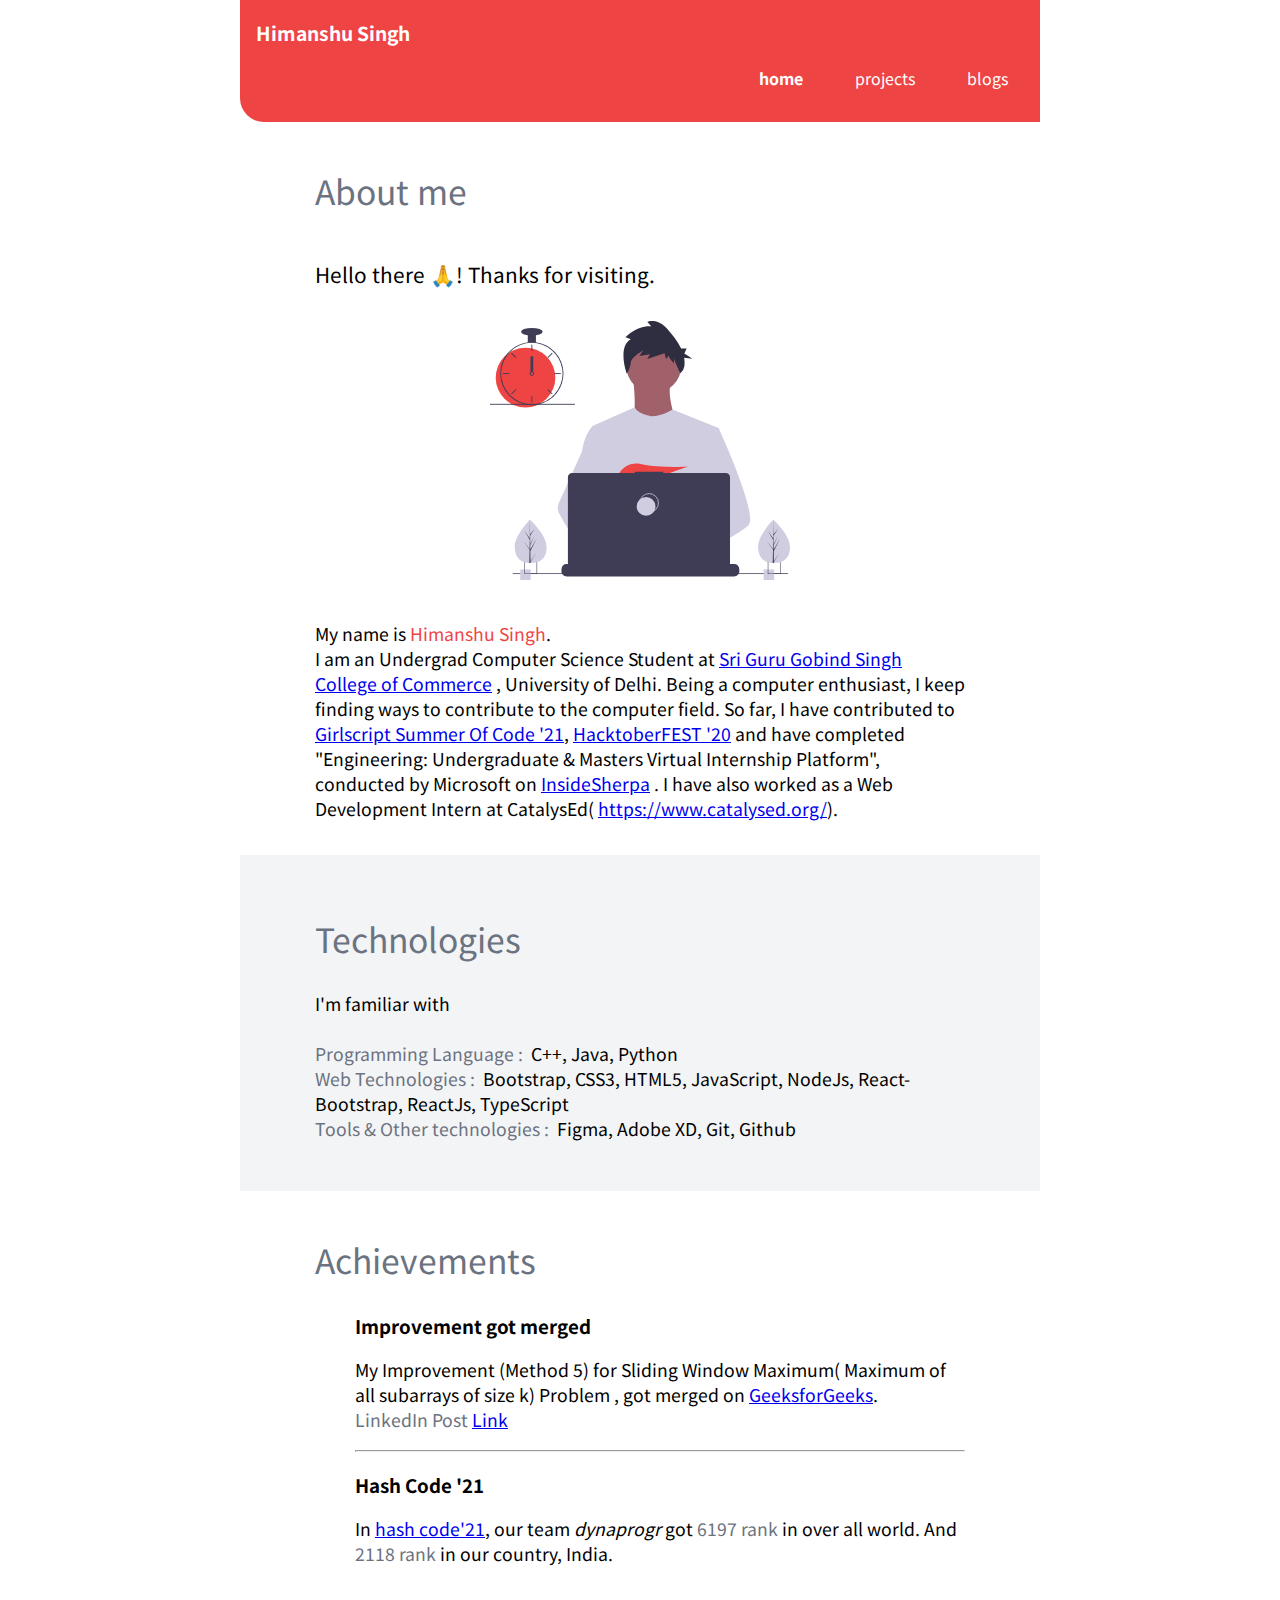
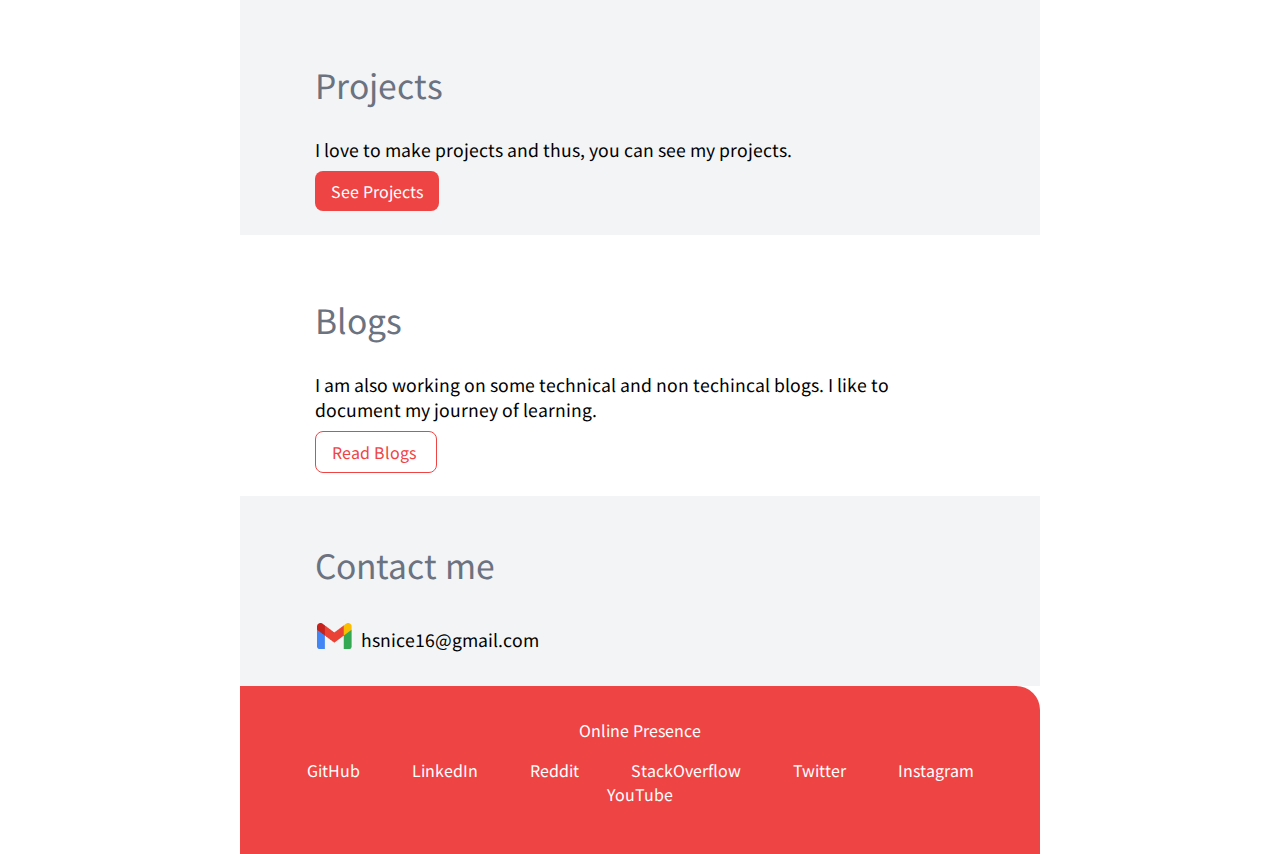
<file: index.html>
<!DOCTYPE html>
<html lang="en">
  <head>
    <meta charset="UTF-8" />
    <meta http-equiv="X-UA-Compatible" content="IE=edge" />
    <meta name="viewport" content="width=device-width, initial-scale=1.0" />
    <link rel="stylesheet" href="style.css" />
    <title>👦 Himanshu Singh | home</title>
  </head>
  <body>
    <div class="div-portfolio">
      <nav class="nav-bar container">
        <div class="nav-brand">Himanshu Singh</div>
        <ul class="list-non-bullet nav-pills">
          <li class="list-item-inline">
            <a class="link link-active" href="#">home</a>
          </li>
          <li class="list-item-inline">
            <a class="link" href="projects.html">projects</a>
          </li>
          <li class="list-item-inline">
            <a class="link" href="blogs.html">blogs</a>
          </li>
        </ul>
      </nav>

      <section class="section section-about-me">
        <div class="container container-center">
          <h2>About me</h2>
          <p>
            <span class="namaste-span"
              >Hello there 🙏! Thanks for visiting.</span
            >
            <br />
            <img
              class="hero-img"
              src="Illustrations/about_me.svg"
              alt="dev productivity illustration undraw.co"
            />
            <br />
            My name is <span class="span-name">Himanshu Singh</span>.
            <br />
            I am an Undergrad Computer Science Student at
            <a href="https://www.sggscc.ac.in/" target="_blank"
              >Sri Guru Gobind Singh College of Commerce</a
            >
            , University of Delhi. Being a computer enthusiast, I keep finding
            ways to contribute to the computer field. So far, I have contributed
            to
            <a href="https://gssoc.girlscript.tech/" target="_blank"
              >Girlscript Summer Of Code '21</a
            >,
            <a href="https://hacktoberfest.digitalocean.com/" target="_blank"
              >HacktoberFEST '20</a
            >
            and have completed "Engineering: Undergraduate & Masters Virtual
            Internship Platform", conducted by Microsoft on
            <a href="https://www.theforage.com/" target="_blank"
              >InsideSherpa</a
            >
            . I have also worked as a Web Development Intern at CatalysEd(
            <a href="https://www.catalysed.org/" target="_blank"
              >https://www.catalysed.org/</a
            >).
          </p>
        </div>
      </section>

      <section class="section ow section-technologies section-ow">
        <div class="container container-center">
          <h2>Technologies</h2>
          <p>
            I'm familiar with
            <br /><br />
            <span>Programming Language&nbsp;:&nbsp;</span> C++, Java, Python
            <br />
            <span>Web Technologies&nbsp;:&nbsp;</span>
            Bootstrap, CSS3, HTML5, JavaScript, NodeJs, React-Bootstrap, ReactJs, TypeScript
            <br />
            <span>Tools &amp; Other technologies&nbsp;:&nbsp;</span>
            Figma, Adobe XD, Git, Github
          </p>
        </div>
      </section>

      <section class="section section-achievements">
        <div class="container container-center">
          <h2>Achievements</h2>
          <ul class="list-non-bullet">
            <li>
              <h3>Improvement got merged</h3>
              <p>
                My Improvement (Method 5) for Sliding Window Maximum( Maximum of
                all subarrays of size k) Problem , got merged on
                <a target="_blank" href="https://www.geeksforgeeks.org/"
                  >GeeksforGeeks</a
                >.
                <span
                  >LinkedIn Post
                  <a
                    target="_blank"
                    href="https://www.linkedin.com/feed/update/urn:li:activity:6748609388149305344/"
                    >Link</a
                  ></span
                >
              </p>
            </li>
            <hr />
            <li>
              <h3>Hash Code '21</h3>
              <p>
                In
                <a
                  href="https://codingcompetitions.withgoogle.com/hashcode/"
                  target="_blank"
                  >hash code'21</a
                >, our team <em>dynaprogr</em> got <span>6197 rank</span> in
                over all world. And <span>2118 rank</span> in our country,
                India.
              </p>
            </li>
          </ul>
        </div>
      </section>

      <section class="section ow section-ow">
        <div class="container container-center">
          <h2>Projects</h2>
          <p>I love to make projects and thus, you can see my projects.</p>
          <a class="link link-primary" href="projects.html">See Projects</a>
        </div>
      </section>

      <section class="section section-ow">
        <div class="container container-center">
          <h2>Blogs</h2>
          <p>
            I am also working on some technical and non techincal blogs. I like
            to document my journey of learning.
          </p>
          <a class="link link-secondary" href="blogs.html">Read Blogs&nbsp;</a>
        </div>
      </section>

      <section class="section ow section-contact-me">
        <div class="container container-center">
          <h2>Contact me</h2>
          <p>
            <img
              src="Illustrations/gmail_logo.png"
              alt="gmail logo"
            />&nbsp;&nbsp;hsnice16@gmail.com
          </p>
        </div>
      </section>

      <footer class="footer container">
        <div class="footer-header">Online Presence</div>

        <ul class="social-links list-non-bullet">
          <li class="list-item-inline">
            <a class="link" href="https://github.com/hsnice16" target="_blank"
              >GitHub</a
            >
          </li>
          <li class="list-item-inline">
            <a
              class="link"
              href="https://www.linkedin.com/in/hsnice16/"
              target="_blank"
              >LinkedIn</a
            >
          </li>
          <li class="list-item-inline">
            <a
              class="link"
              href="https://www.reddit.com/user/hsnice"
              target="_blank"
              >Reddit</a
            >
          </li>
          <li class="list-item-inline">
            <a
              class="link"
              href="https://stackoverflow.com/users/13823057/himanshu-singh"
              target="_blank"
            >
              StackOverflow</a
            >
          </li>
          <li class="list-item-inline">
            <a class="link" href="https://twitter.com/hsnice16" target="_blank"
              >Twitter</a
            >
          </li>
          <li class="list-item-inline">
            <a
              class="link"
              href="https://www.instagram.com/hsnice16/"
              target="_blank"
              >Instagram</a
            >
          </li>
          <li class="list-item-inline">
            <a
              class="link"
              href="https://www.youtube.com/channel/UC1j1TrFcvdHh5HcfFJiBuYQ"
              target="_blank"
              >YouTube</a
            >
          </li>
        </ul>
      </footer>
    </div>
  </body>
</html>
</file>
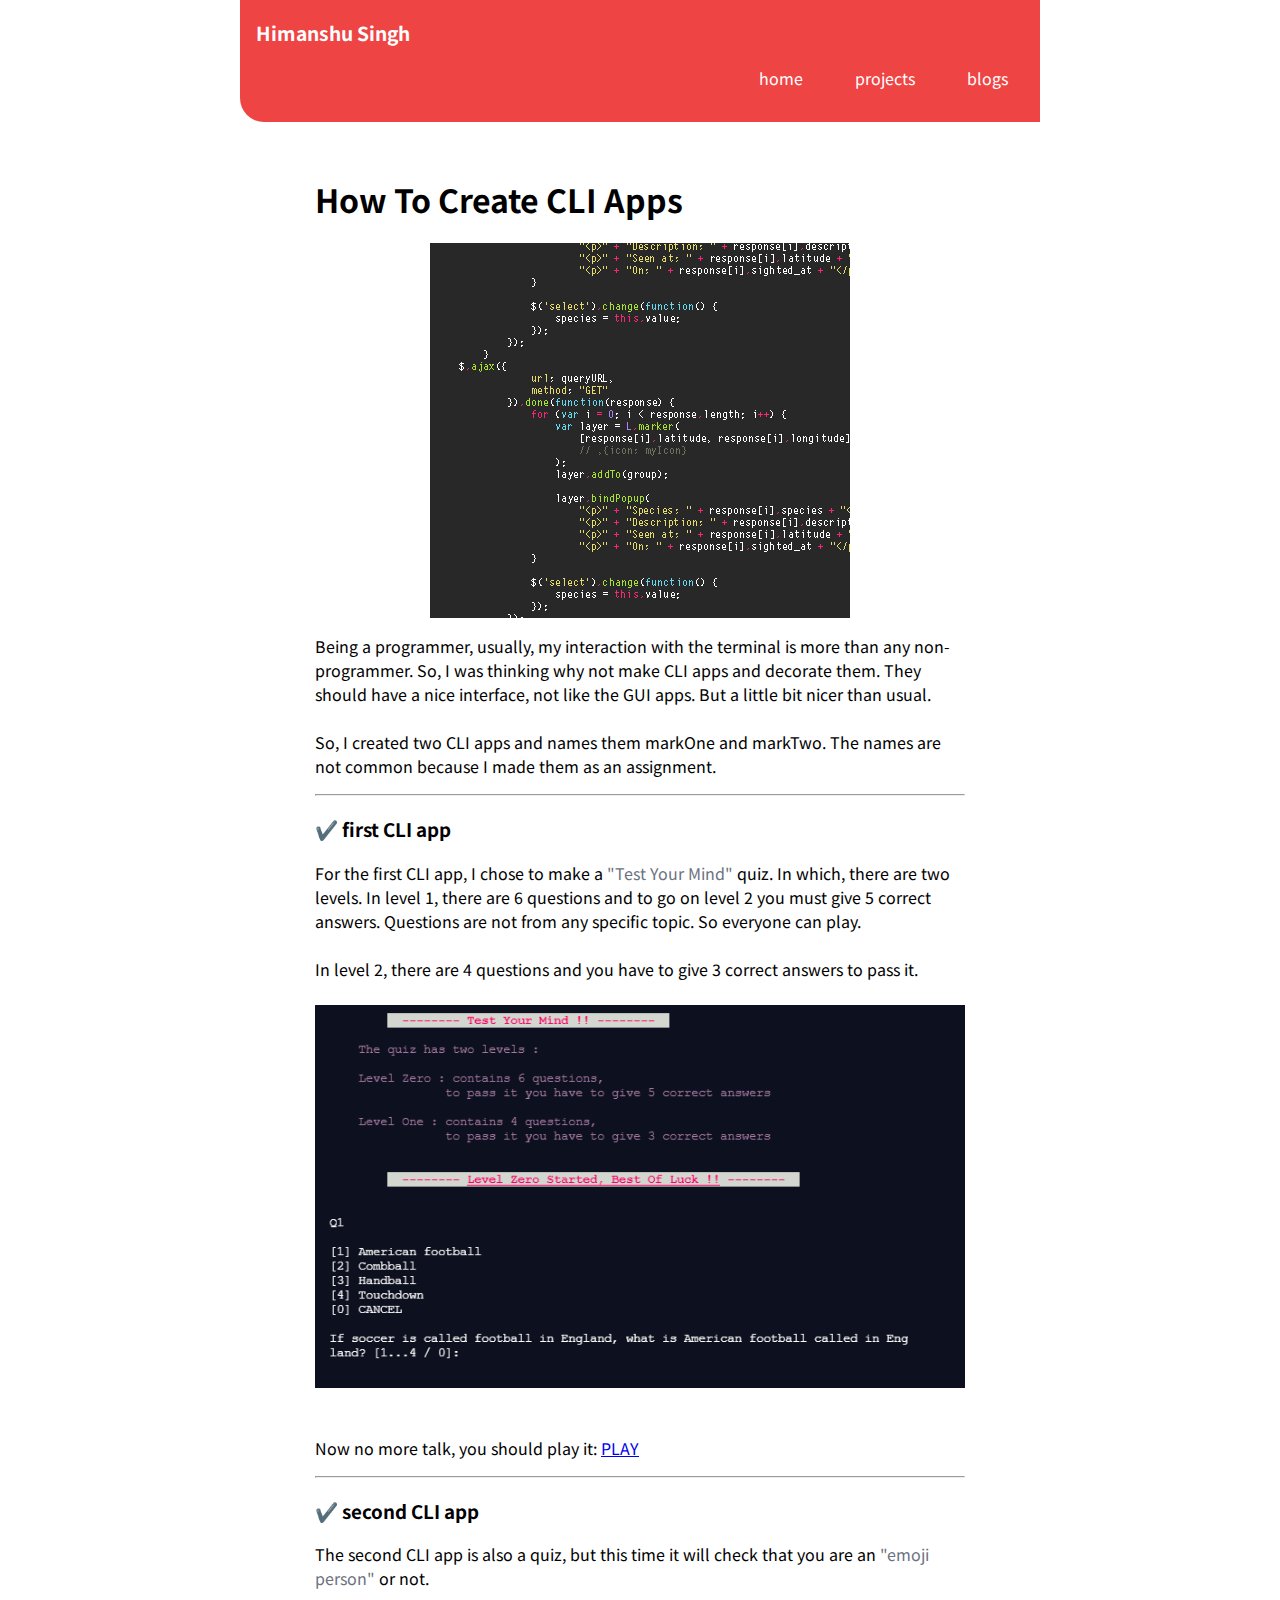
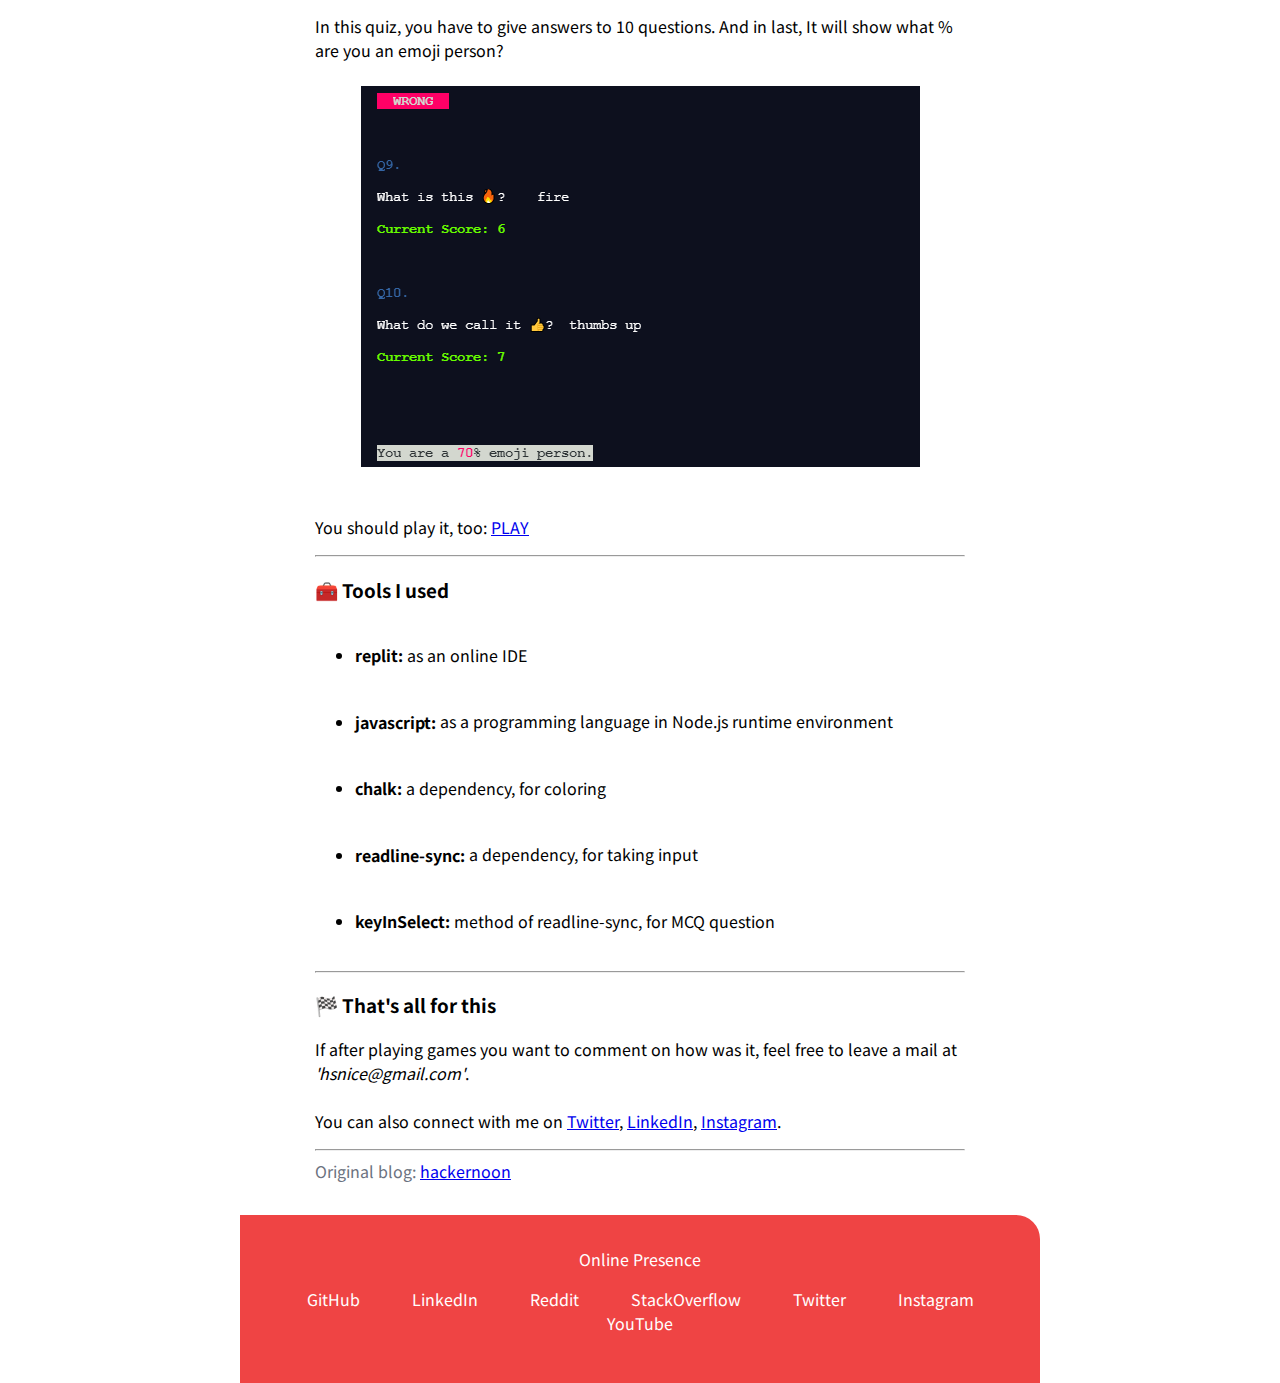
<file: blogOne.html>
<!DOCTYPE html>
<html lang="en">
  <head>
    <meta charset="UTF-8" />
    <meta http-equiv="X-UA-Compatible" content="IE=edge" />
    <meta name="viewport" content="width=device-width, initial-scale=1.0" />
    <link rel="stylesheet" href="style.css" />
    <title>👦 Himanshu Singh | How To Create CLI Apps</title>
  </head>
  <body>
    <div class="div-portfolio">
      <nav class="nav-bar container">
        <div class="nav-brand">Himanshu Singh</div>
        <ul class="list-non-bullet nav-pills">
          <li class="list-item-inline">
            <a class="link" href="index.html">home</a>
          </li>
          <li class="list-item-inline">
            <a class="link" href="projects.html">projects</a>
          </li>
          <li class="list-item-inline">
            <a class="link" href="blogs.html">blogs</a>
          </li>
        </ul>
      </nav>

      <article class="container container-center article-blog">
        <h1>How To Create CLI Apps</h1>
        <img
          class="blog-img"
          src="Illustrations/blog_one_cover_img.gif"
          alt="blog_one_cover_img"
        />
        <p>
          Being a programmer, usually, my interaction with the terminal is more
          than any non-programmer. So, I was thinking why not make CLI apps and
          decorate them. They should have a nice interface, not like the GUI
          apps. But a little bit nicer than usual.<br />
          <br />
          So, I created two CLI apps and names them markOne and markTwo. The
          names are not common because I made them as an assignment.
        </p>

        <hr />

        <h3>✔️ first CLI app</h3>
        <p>
          For the first CLI app, I chose to make a
          <span>"Test Your Mind"</span> quiz. In which, there are two levels. In
          level 1, there are 6 questions and to go on level 2 you must give 5
          correct answers. Questions are not from any specific topic. So
          everyone can play. <br /><br />
          In level 2, there are 4 questions and you have to give 3 correct
          answers to pass it.
          <br />
          <br />
          <img
            class="blog-img"
            src="Illustrations/first_cli_app.PNG"
            alt="first cli app image"
          />
          <br />
          <br />
          Now no more talk, you should play it:
          <a
            target="_blank"
            href="https://replit.com/@hsnice16/markOne?embed=1&output=1&ref=hackernoon.com#index.js"
            >PLAY</a
          >
        </p>

        <hr />

        <h3>✔️ second CLI app</h3>
        <p>
          The second CLI app is also a quiz, but this time it will check that
          you are an <span>"emoji person"</span> or not. <br /><br />
          In this quiz, you have to give answers to 10 questions. And in last,
          It will show what % are you an emoji person?
          <br />
          <br />
          <img
            class="blog-img"
            src="Illustrations/second_cli_app.PNG"
            alt="second cli app image"
          />
          <br />
          <br />
          You should play it, too:
          <a
            target="_blank"
            href="https://replit.com/@hsnice16/markTwo?embed=1&output=1&ref=hackernoon.com#index.js"
            >PLAY</a
          >
        </p>

        <hr />

        <h3>🧰 Tools I used</h3>
        <ul>
          <li>
            <h4>replit:</h4>
            as an online IDE
          </li>
          <li>
            <h4>javascript:</h4>
            as a programming language in Node.js runtime environment
          </li>
          <li>
            <h4>chalk:</h4>
            a dependency, for coloring
          </li>
          <li>
            <h4>readline-sync:</h4>
            a dependency, for taking input
          </li>
          <li>
            <h4>keyInSelect:</h4>
            method of readline-sync, for MCQ question
          </li>
        </ul>

        <hr />

        <h3>🏁 That's all for this</h3>
        <p>
          If after playing games you want to comment on how was it, feel free to
          leave a mail at <em>'hsnice@gmail.com'</em>. <br /><br />You can also
          connect with me on
          <a
            target="_blank"
            href="https://twitter.com/hsnice16?ref=hackernoon.com"
            >Twitter</a
          >,
          <a
            target="_blank"
            href="https://www.linkedin.com/in/hsnice16/?ref=hackernoon.com"
            >LinkedIn</a
          >,
          <a
            target="_blank"
            href="https://www.instagram.com/hsnice16/?ref=hackernoon.com"
            >Instagram</a
          >.
        </p>

        <hr />

        <span
          >Original blog:
          <a
            target="_blank"
            href="https://hackernoon.com/how-to-create-cli-apps-2i1133ak"
            >hackernoon</a
          ></span
        >
      </article>

      <footer class="footer container">
        <div class="footer-header">Online Presence</div>

        <ul class="social-links list-non-bullet">
          <li class="list-item-inline">
            <a class="link" href="https://github.com/hsnice16" target="_blank"
              >GitHub</a
            >
          </li>
          <li class="list-item-inline">
            <a
              class="link"
              href="https://www.linkedin.com/in/hsnice16/"
              target="_blank"
              >LinkedIn</a
            >
          </li>
          <li class="list-item-inline">
            <a
              class="link"
              href="https://www.reddit.com/user/hsnice"
              target="_blank"
              >Reddit</a
            >
          </li>
          <li class="list-item-inline">
            <a
              class="link"
              href="https://stackoverflow.com/users/13823057/himanshu-singh"
              target="_blank"
            >
              StackOverflow</a
            >
          </li>
          <li class="list-item-inline">
            <a class="link" href="https://twitter.com/hsnice16" target="_blank"
              >Twitter</a
            >
          </li>
          <li class="list-item-inline">
            <a
              class="link"
              href="https://www.instagram.com/hsnice16/"
              target="_blank"
              >Instagram</a
            >
          </li>
          <li class="list-item-inline">
            <a
              class="link"
              href="https://www.youtube.com/channel/UC1j1TrFcvdHh5HcfFJiBuYQ"
              target="_blank"
              >YouTube</a
            >
          </li>
        </ul>
      </footer>
    </div>
  </body>
</html>
</file>
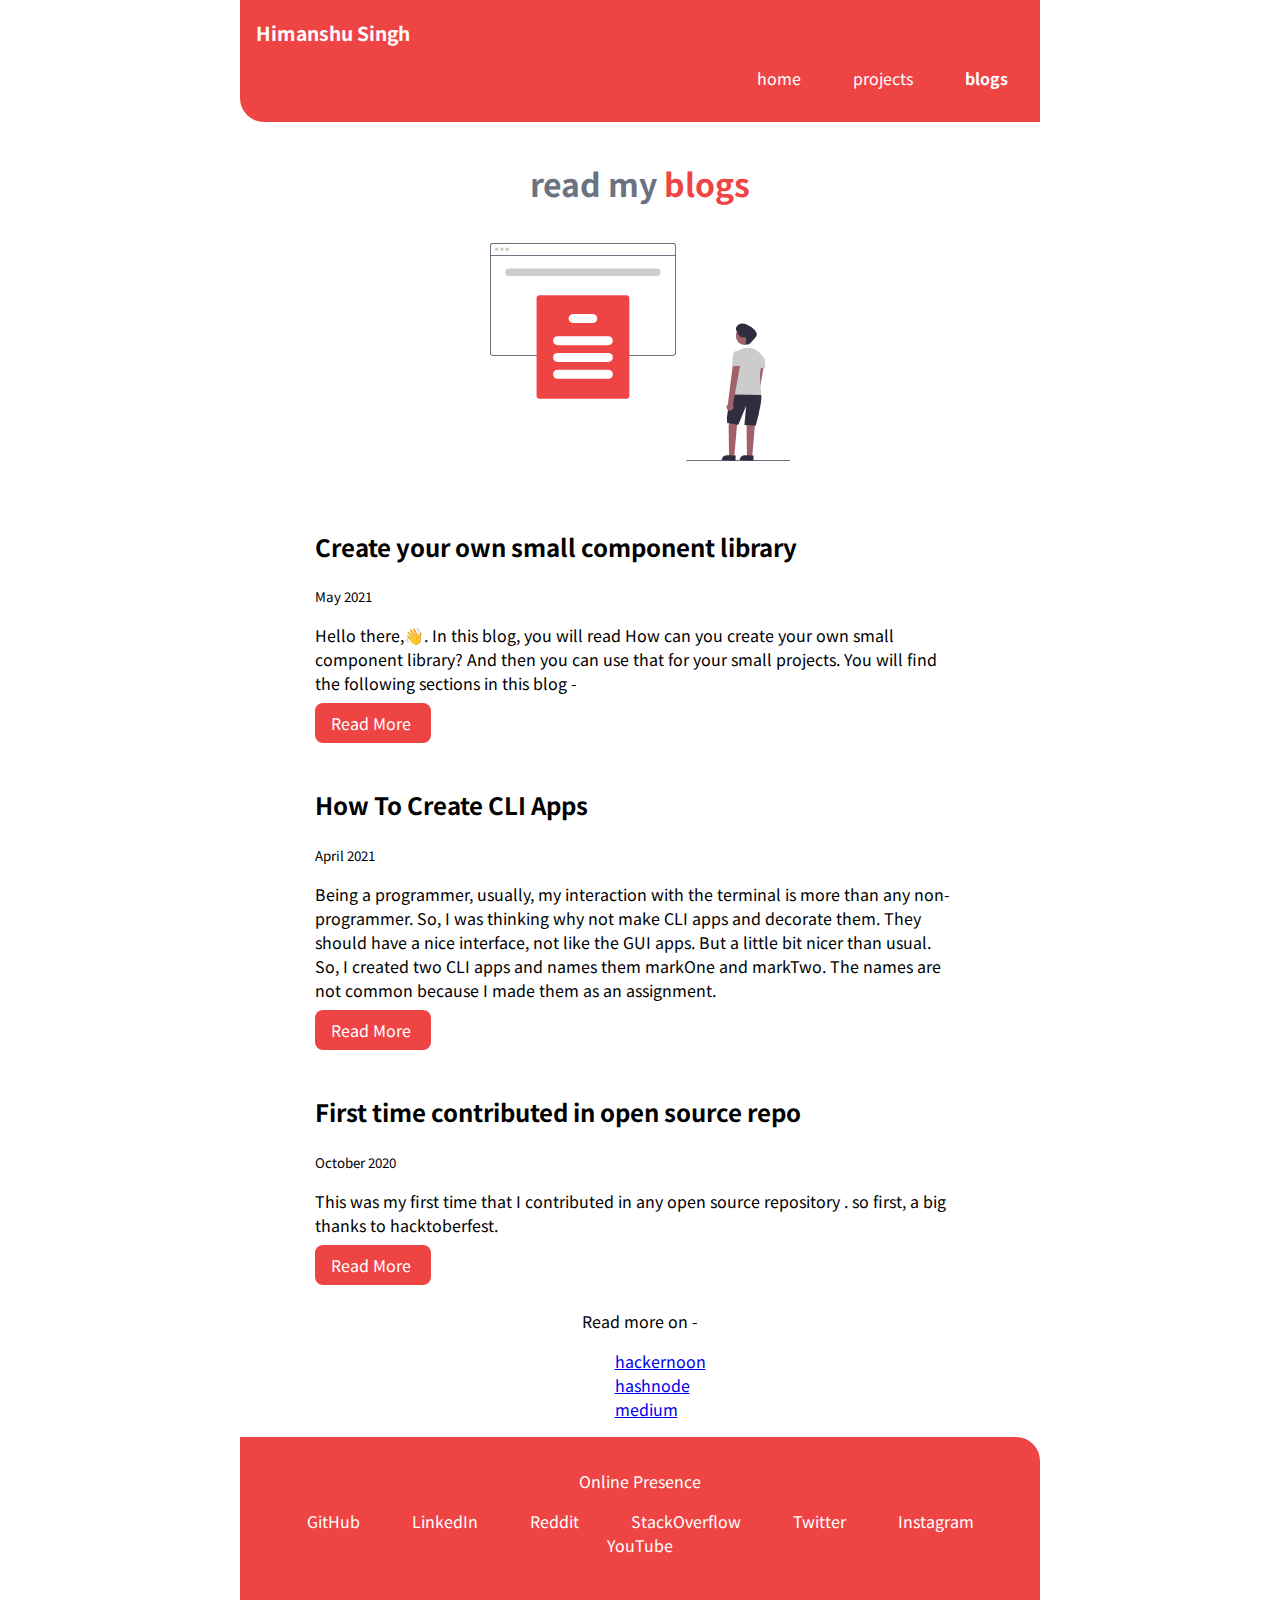
<file: blogs.html>
<!DOCTYPE html>
<html lang="en">
  <head>
    <meta charset="UTF-8" />
    <meta http-equiv="X-UA-Compatible" content="IE=edge" />
    <meta name="viewport" content="width=device-width, initial-scale=1.0" />
    <link rel="stylesheet" href="style.css" />
    <title>👦 Himanshu Singh | blogs</title>
  </head>
  <body>
    <div class="div-portfolio">
      <nav class="nav-bar container">
        <div class="nav-brand">Himanshu Singh</div>
        <ul class="list-non-bullet nav-pills">
          <li class="list-item-inline">
            <a class="link" href="index.html">home</a>
          </li>
          <li class="list-item-inline">
            <a class="link" href="projects.html">projects</a>
          </li>
          <li class="list-item-inline">
            <a class="link link-active" href="#">blogs</a>
          </li>
        </ul>
      </nav>

      <header class="hero">
        <h1 class="hero-heading">read my <span class="span">blogs</span></h1>
        <img
          class="hero-img"
          src="Illustrations/blogs.svg"
          alt="header-image"
        />
      </header>

      <ul class="list-non-bullet list-padding">
        <li>
          <div class="container container-center div-project">
            <h2>Create your own small component library</h2>
            <small>May 2021</small>
            <p>
              Hello there,👋. In this blog, you will read How can you create
              your own small component library? And then you can use that for
              your small projects. You will find the following sections in this
              blog -
            </p>
            <div>
              <a class="link link-primary" href="blogTwo.html"
                >Read More&nbsp;</a
              >
            </div>
          </div>
        </li>

        <li>
          <div class="container container-center div-project">
            <h2>How To Create CLI Apps</h2>
            <small>April 2021</small>
            <p>
              Being a programmer, usually, my interaction with the terminal is
              more than any non-programmer. So, I was thinking why not make CLI
              apps and decorate them. They should have a nice interface, not
              like the GUI apps. But a little bit nicer than usual.
              <br />
              So, I created two CLI apps and names them markOne and markTwo. The
              names are not common because I made them as an assignment.
            </p>
            <div>
              <a class="link link-primary" href="blogOne.html"
                >Read More&nbsp;</a
              >
            </div>
          </div>
        </li>

        <li>
          <div class="container container-center div-project">
            <h2>First time contributed in open source repo</h2>
            <small>October 2020</small>
            <p>
              This was my first time that I contributed in any open source
              repository . so first, a big thanks to hacktoberfest.
            </p>
            <div>
              <a class="link link-primary" href="blogThree.html"
                >Read More&nbsp;</a
              >
            </div>
          </div>
        </li>
      </ul>

      <div class="blog-div-more-on">
        Read more on -
        <ul class="list-non-bullet">
          <li>
            <a
              href="https://app.hackernoon.com/dashboard/published"
              target="_blank"
              >hackernoon</a
            >
          </li>
          <li>
            <a href="https://dynamicprogrammer.hashnode.dev/" target="_blank"
              >hashnode</a
            >
          </li>
          <li>
            <a href="https://hsnice16.medium.com/" target="_blank"> medium</a>
          </li>
        </ul>
      </div>

      <footer class="footer container">
        <div class="footer-header">Online Presence</div>

        <ul class="social-links list-non-bullet">
          <li class="list-item-inline">
            <a class="link" href="https://github.com/hsnice16" target="_blank"
              >GitHub</a
            >
          </li>
          <li class="list-item-inline">
            <a
              class="link"
              href="https://www.linkedin.com/in/hsnice16/"
              target="_blank"
              >LinkedIn</a
            >
          </li>
          <li class="list-item-inline">
            <a
              class="link"
              href="https://www.reddit.com/user/hsnice"
              target="_blank"
              >Reddit</a
            >
          </li>
          <li class="list-item-inline">
            <a
              class="link"
              href="https://stackoverflow.com/users/13823057/himanshu-singh"
              target="_blank"
            >
              StackOverflow</a
            >
          </li>
          <li class="list-item-inline">
            <a class="link" href="https://twitter.com/hsnice16" target="_blank"
              >Twitter</a
            >
          </li>
          <li class="list-item-inline">
            <a
              class="link"
              href="https://www.instagram.com/hsnice16/"
              target="_blank"
              >Instagram</a
            >
          </li>
          <li class="list-item-inline">
            <a
              class="link"
              href="https://www.youtube.com/channel/UC1j1TrFcvdHh5HcfFJiBuYQ"
              target="_blank"
              >YouTube</a
            >
          </li>
        </ul>
      </footer>
    </div>
  </body>
</html>
</file>
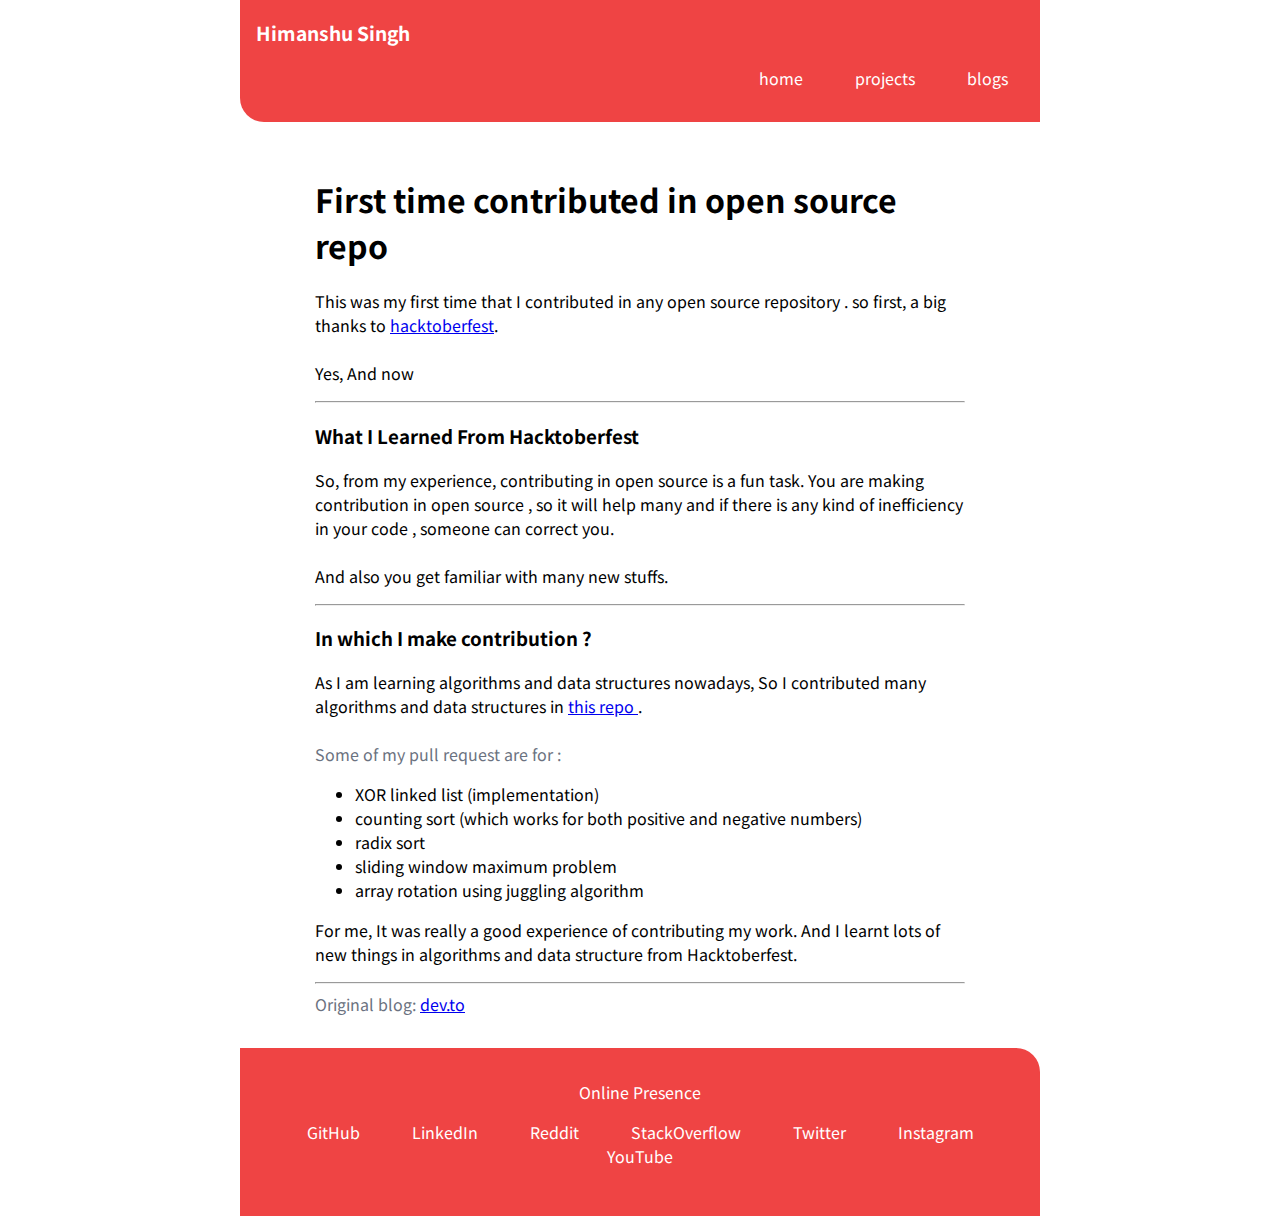
<file: blogThree.html>
<!DOCTYPE html>
<html lang="en">
  <head>
    <meta charset="UTF-8" />
    <meta http-equiv="X-UA-Compatible" content="IE=edge" />
    <meta name="viewport" content="width=device-width, initial-scale=1.0" />
    <link rel="stylesheet" href="style.css" />
    <title>
      👦 Himanshu Singh | First time contributed in open source repo
    </title>
  </head>
  <body>
    <div class="div-portfolio">
      <nav class="nav-bar container">
        <div class="nav-brand">Himanshu Singh</div>
        <ul class="list-non-bullet nav-pills">
          <li class="list-item-inline">
            <a class="link" href="index.html">home</a>
          </li>
          <li class="list-item-inline">
            <a class="link" href="projects.html">projects</a>
          </li>
          <li class="list-item-inline">
            <a class="link" href="blogs.html">blogs</a>
          </li>
        </ul>
      </nav>

      <article class="container container-center article-blog">
        <h1>First time contributed in open source repo</h1>
        <p>
          This was my first time that I contributed in any open source
          repository . so first, a big thanks to
          <a href="https://hacktoberfest.digitalocean.com/" target="_blank"
            >hacktoberfest</a
          >.<br />
          <br />
          Yes, And now
        </p>

        <hr />

        <h3>What I Learned From Hacktoberfest</h3>
        <p>
          So, from my experience, contributing in open source is a fun task. You
          are making contribution in open source , so it will help many and if
          there is any kind of inefficiency in your code , someone can correct
          you.
          <br /><br />
          And also you get familiar with many new stuffs.
        </p>

        <hr />

        <h3>In which I make contribution ?</h3>
        <p>
          As I am learning algorithms and data structures nowadays, So I
          contributed many algorithms and data structures in
          <a
            href="https://github.com/amritansh22/Data-Structures-and-Algorithms-in-cpp"
            target="_blank"
            >this repo </a
          >.
          <br />
          <br />
          <span>Some of my pull request are for :</span>
          <ul>
            <li>XOR linked list (implementation)</li>
            <li>counting sort (which works for both positive and negative numbers)</li>
            <li>radix sort</li>
            <li>sliding window maximum problem</li>
            <li>array rotation using juggling algorithm</li>
          </ul>
          For me, It was really a good experience of contributing my work. And I 
          learnt lots of new things in algorithms and data structure from Hacktoberfest.
        </p>

        <hr />

        <span
          >Original blog:
          <a
            target="_blank"
            href="https://dev.to/hsnice16/first-time-contributed-to-open-source-repo-379h"
            >dev.to</a
          ></span
        >
      </article>

      <footer class="footer container">
        <div class="footer-header">Online Presence</div>

        <ul class="social-links list-non-bullet">
          <li class="list-item-inline">
            <a class="link" href="https://github.com/hsnice16" target="_blank"
              >GitHub</a
            >
          </li>
          <li class="list-item-inline">
            <a
              class="link"
              href="https://www.linkedin.com/in/hsnice16/"
              target="_blank"
              >LinkedIn</a
            >
          </li>
          <li class="list-item-inline">
            <a
              class="link"
              href="https://www.reddit.com/user/hsnice"
              target="_blank"
              >Reddit</a
            >
          </li>
          <li class="list-item-inline">
            <a
              class="link"
              href="https://stackoverflow.com/users/13823057/himanshu-singh"
              target="_blank"
            >
              StackOverflow</a
            >
          </li>
          <li class="list-item-inline">
            <a class="link" href="https://twitter.com/hsnice16" target="_blank"
              >Twitter</a
            >
          </li>
          <li class="list-item-inline">
            <a
              class="link"
              href="https://www.instagram.com/hsnice16/"
              target="_blank"
              >Instagram</a
            >
          </li>
          <li class="list-item-inline">
            <a
              class="link"
              href="https://www.youtube.com/channel/UC1j1TrFcvdHh5HcfFJiBuYQ"
              target="_blank"
              >YouTube</a
            >
          </li>
        </ul>
      </footer>
    </div>
  </body>
</html>
</file>
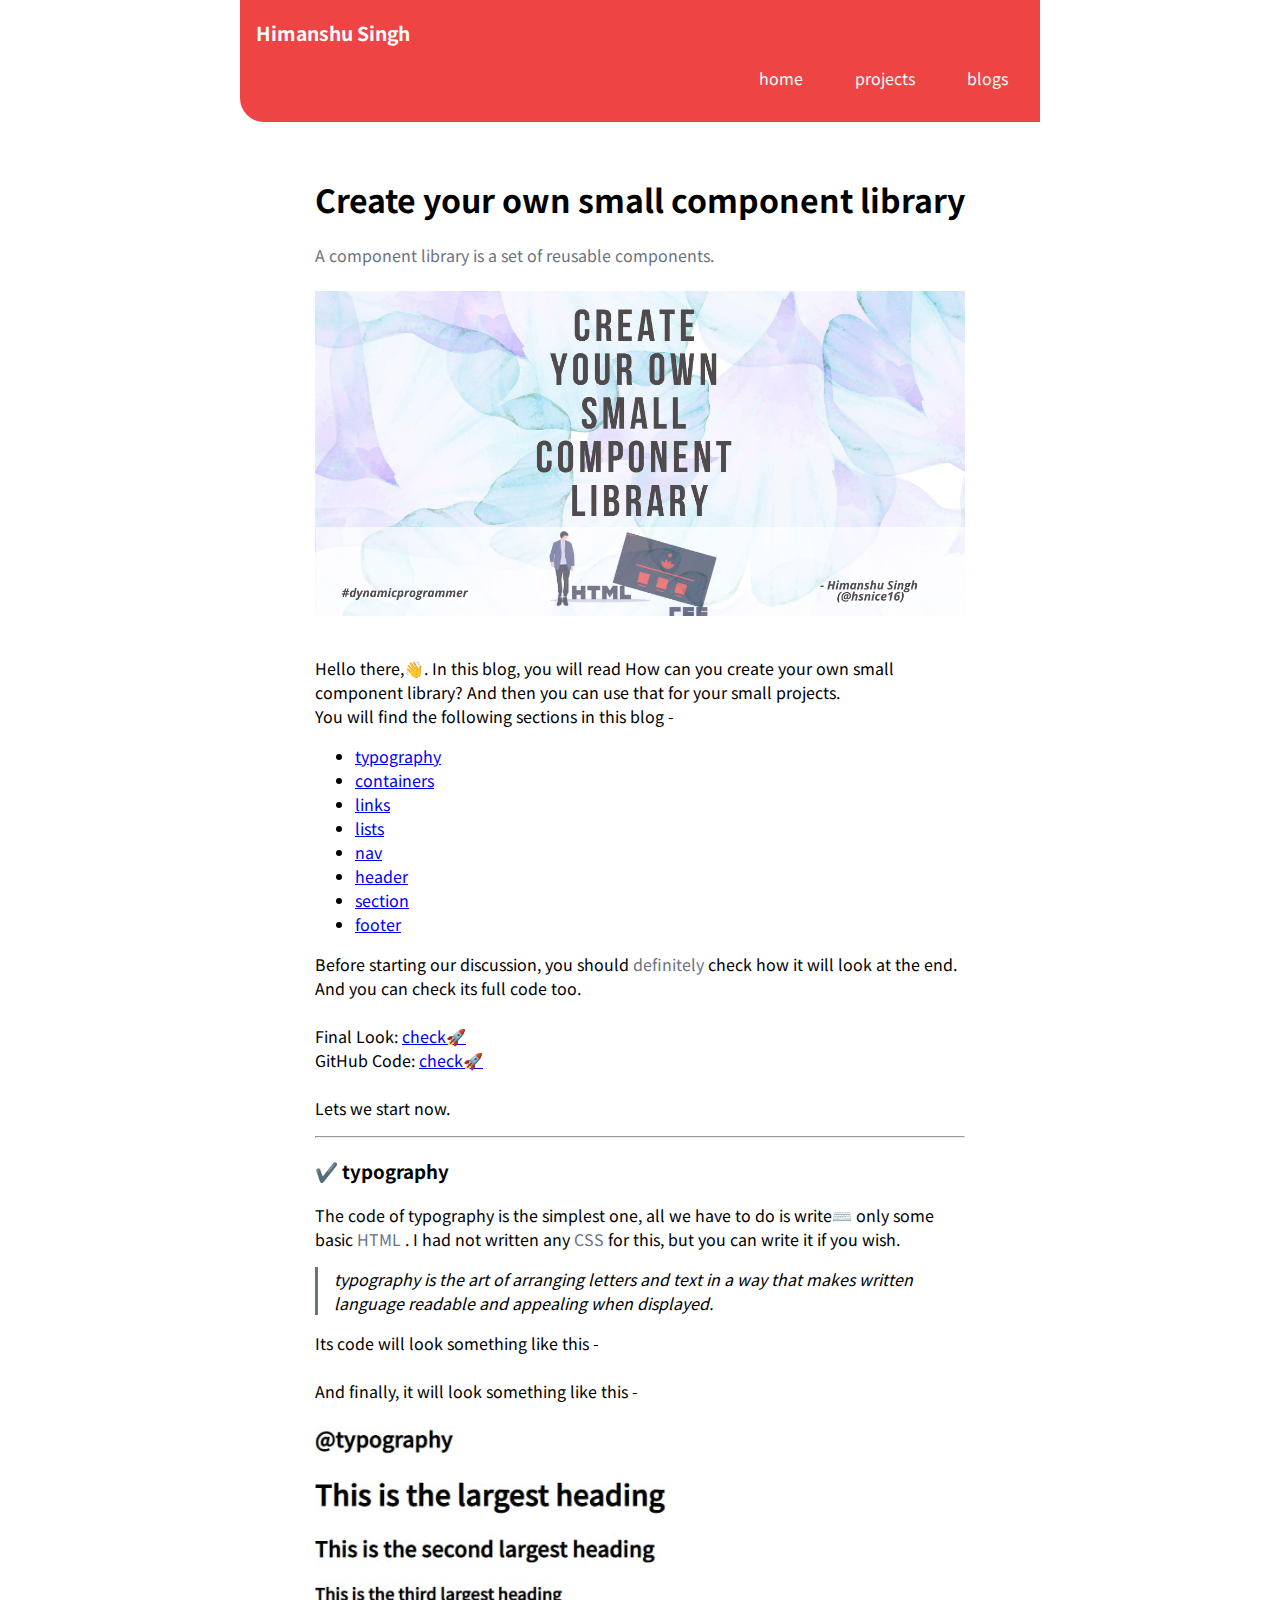
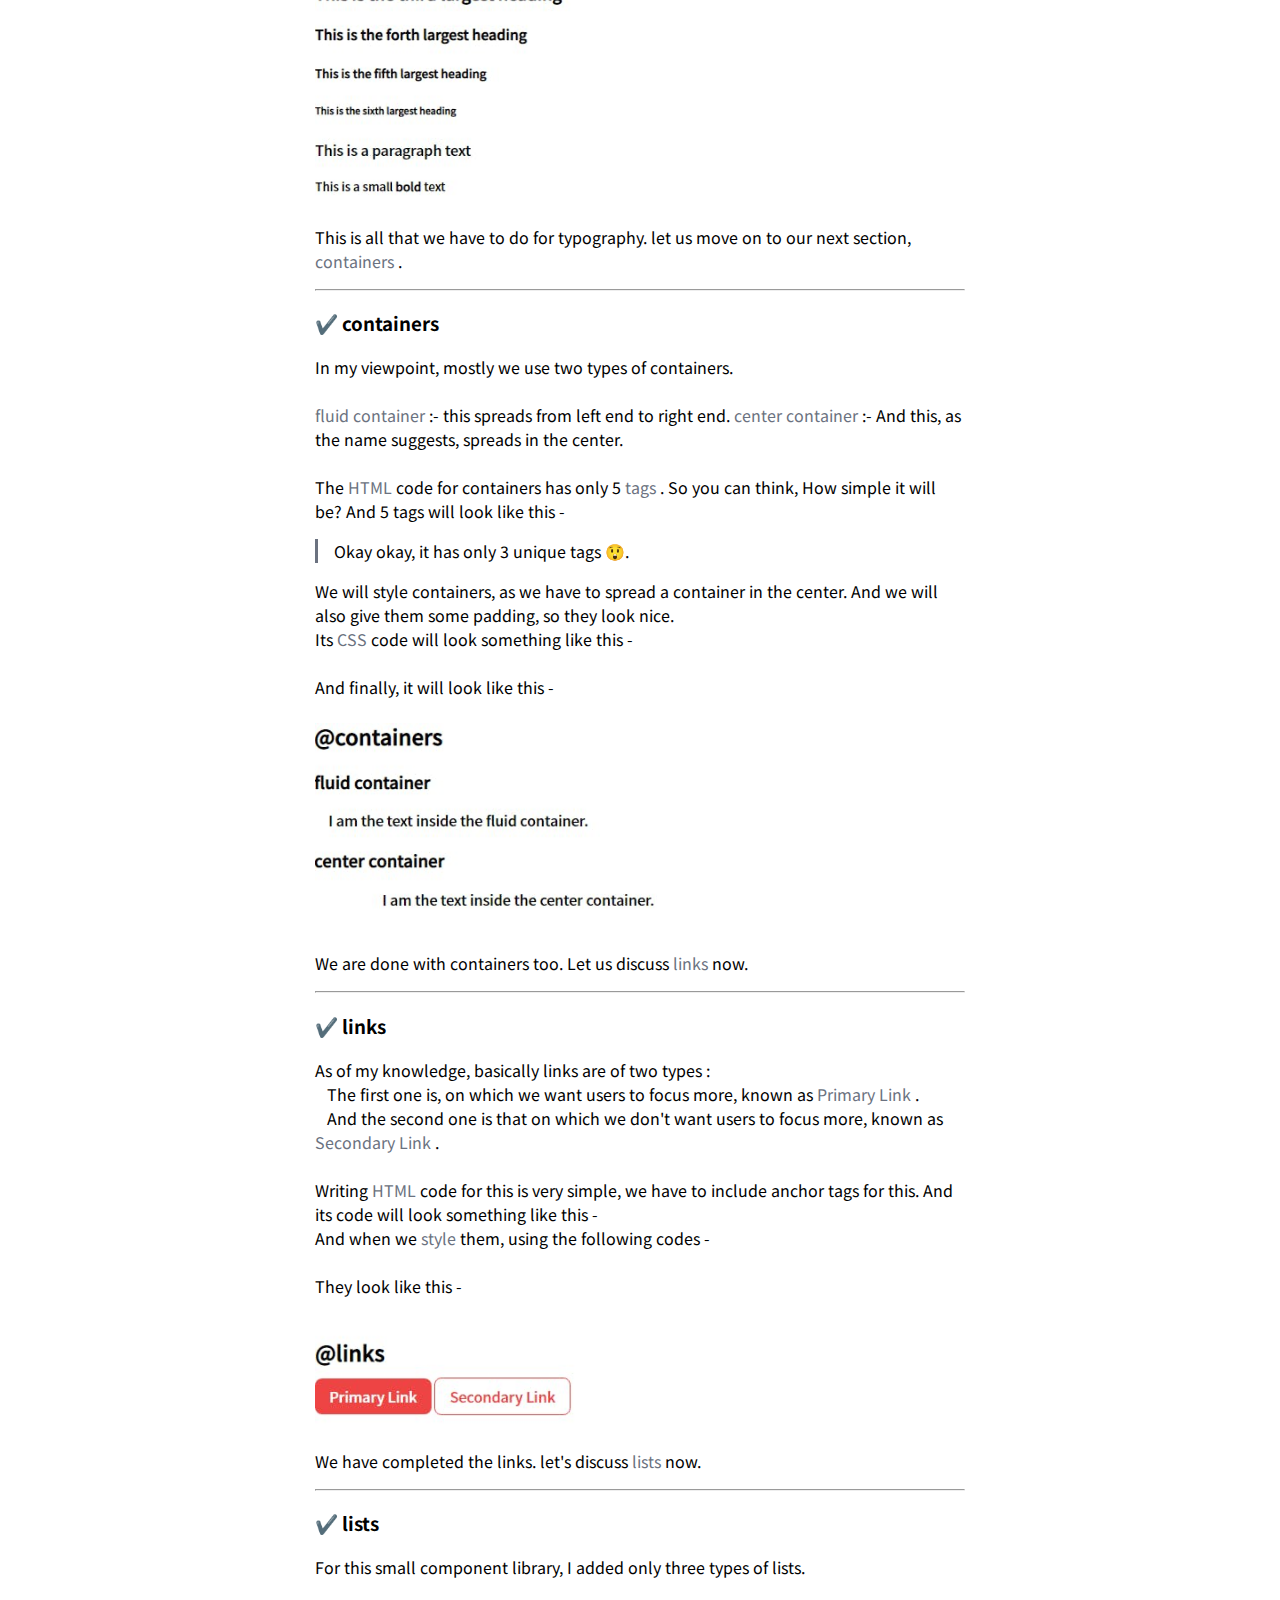
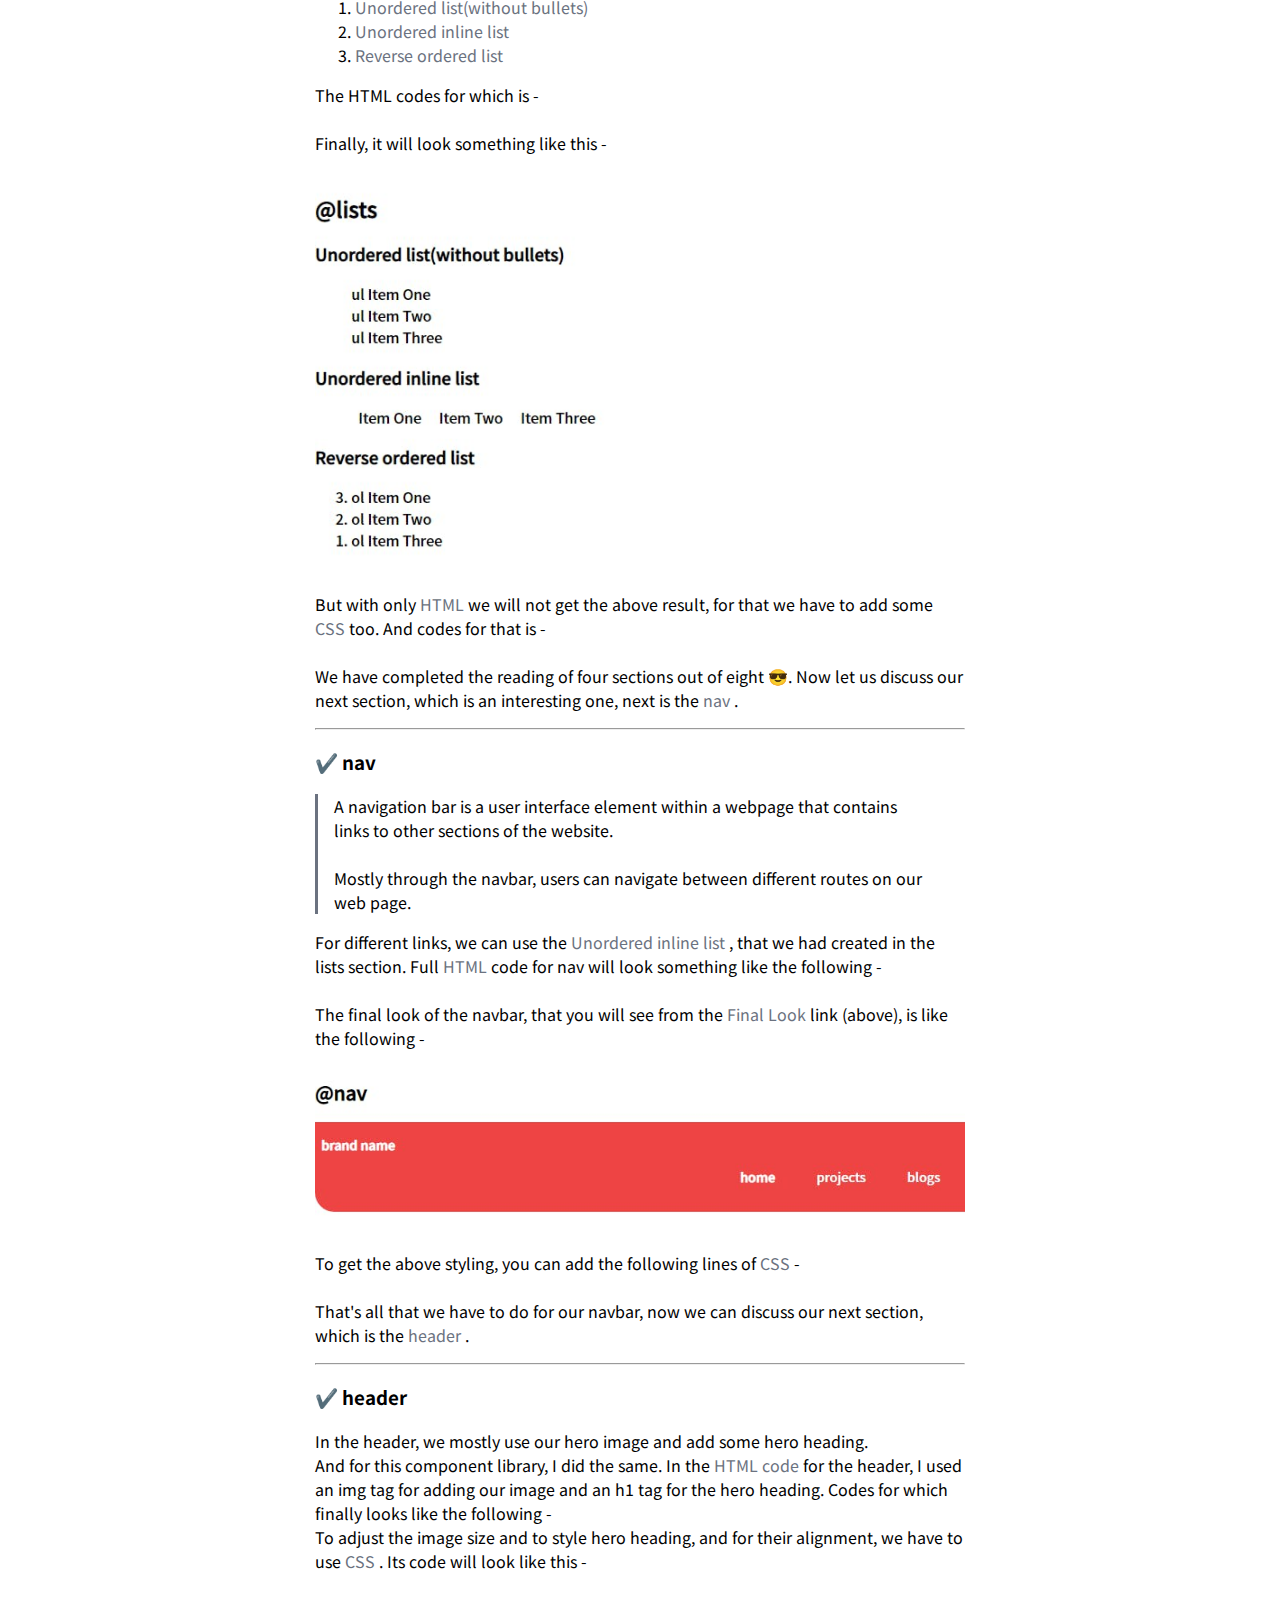
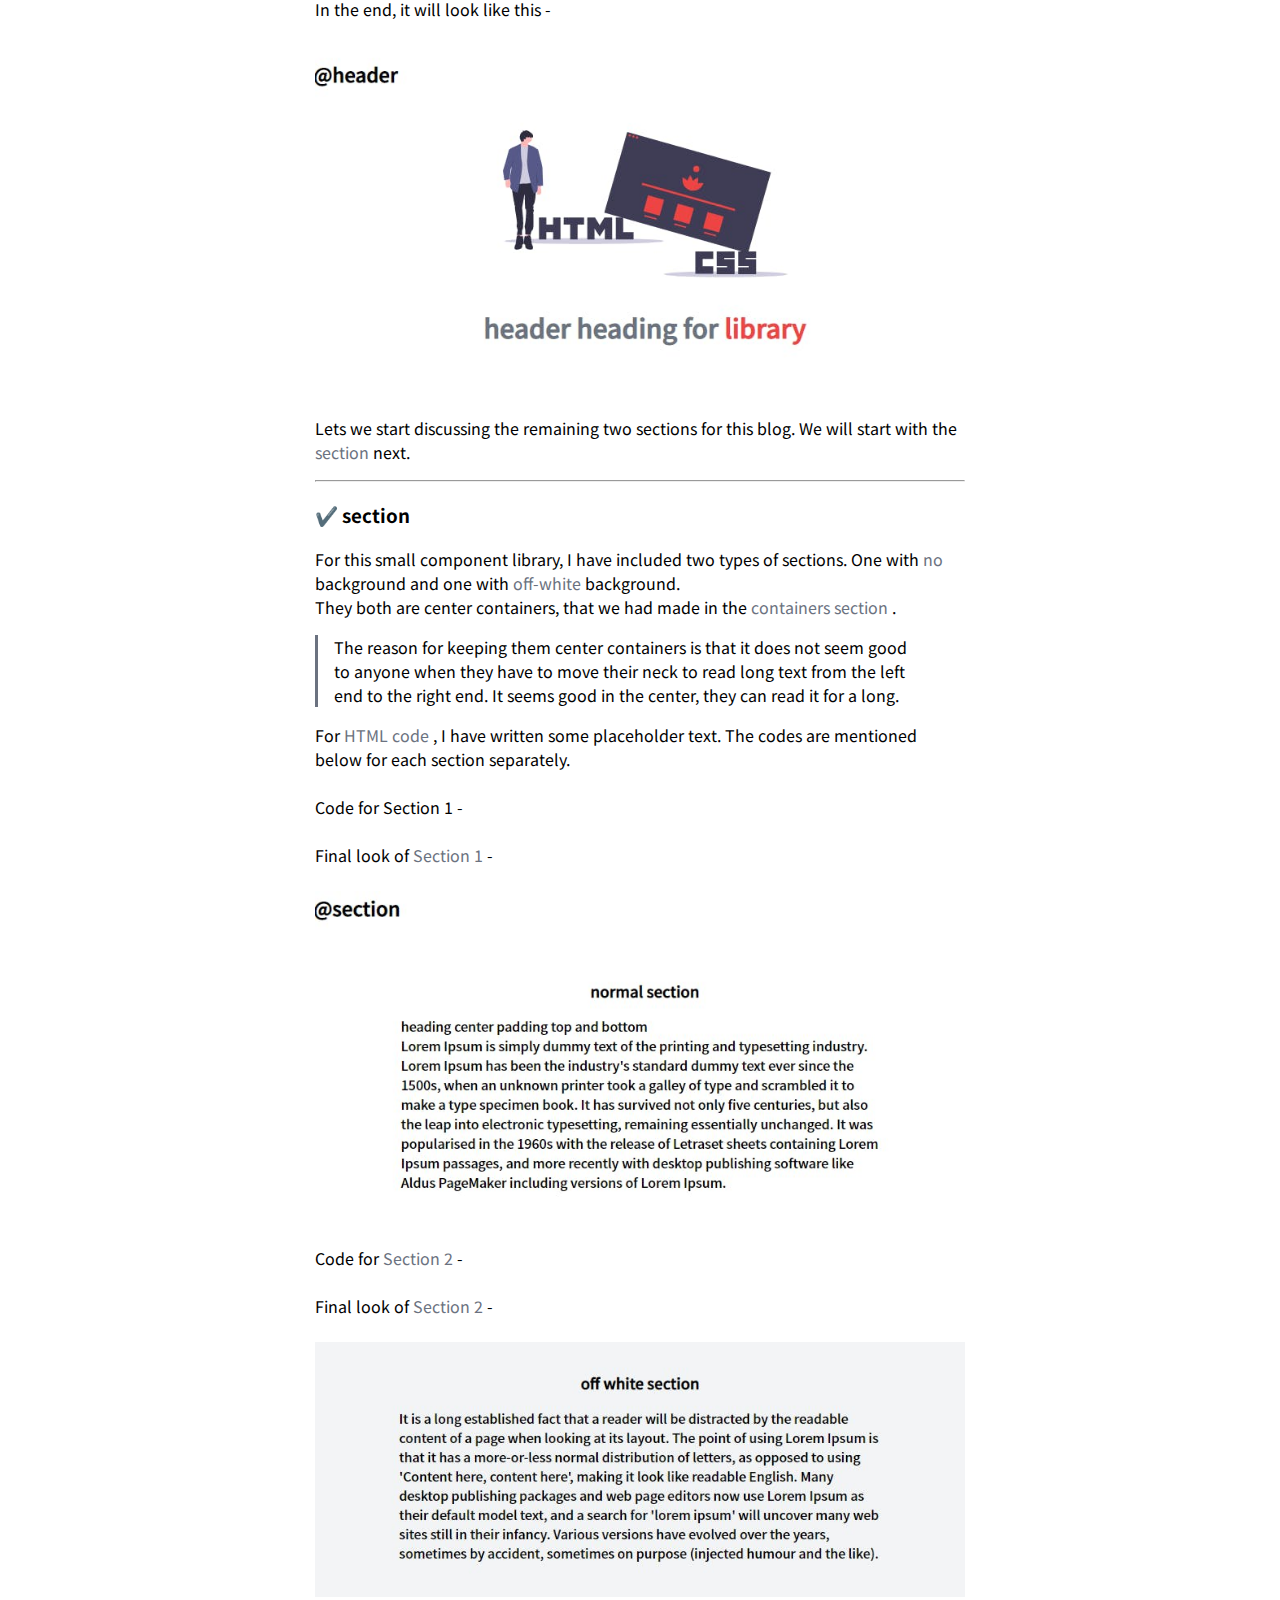
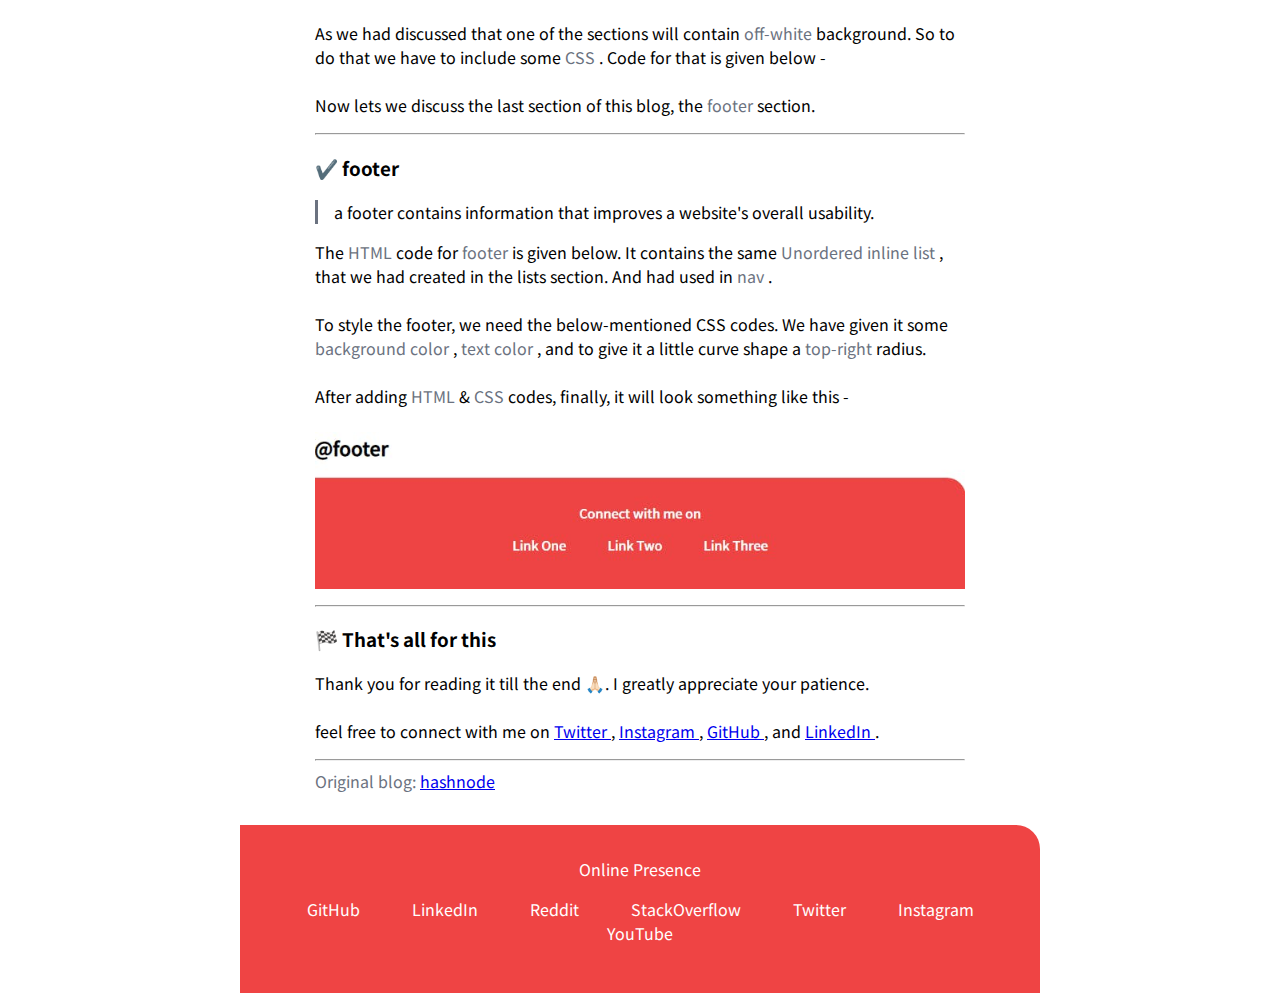
<file: blogTwo.html>
<!DOCTYPE html>
<html lang="en">
  <head>
    <meta charset="UTF-8" />
    <meta http-equiv="X-UA-Compatible" content="IE=edge" />
    <meta name="viewport" content="width=device-width, initial-scale=1.0" />
    <link rel="stylesheet" href="style.css" />
    <title>👦 Himanshu Singh | Create your own small component library</title>
  </head>
  <body>
    <div class="div-portfolio">
      <nav class="nav-bar container">
        <div class="nav-brand">Himanshu Singh</div>
        <ul class="list-non-bullet nav-pills">
          <li class="list-item-inline">
            <a class="link" href="index.html">home</a>
          </li>
          <li class="list-item-inline">
            <a class="link" href="projects.html">projects</a>
          </li>
          <li class="list-item-inline">
            <a class="link" href="blogs.html">blogs</a>
          </li>
        </ul>
      </nav>

      <article class="container container-center article-blog">
        <h1>
          Create your own small component library
        </h1> 
        <span>
          A component library is a set of reusable components.
        </span>
        <br />
        <br />
        <img class="blog-img" src="Illustrations/blog_two_cover_img.png" alt="blog two cover image" />
        <br />
        <p> 
          Hello there,👋. In this blog, you will read How can you create your own small component library? And then you can use that for your small projects.
          <br /> 
          You will find the following sections in this blog -
          <ul>
            <li><a href="#typography">typography</a></li>
            <li><a href="#containers">containers</a></li>
            <li><a href="#links">links</a></li>
            <li><a href="#lists">lists</a></li>
            <li><a href="#nav">nav</a></li>
            <li><a href="#header">header</a></li>
            <li><a href="#section">section</a></li>
            <li><a href="#footer">footer</a></li>
          </ul> 
          Before starting our discussion, you should 
          <span>
            definitely
          </span> 
          check how it will look at the end. And you can check its full code too.
          <br>
          <br> 
          Final Look: <a target="_blank" href="https://library-component.netlify.app/">check🚀</a>
          <br> 
          GitHub Code: <a target="_blank" href="https://github.com/hsnice16/Component-Library">check🚀</a>
          <br>
          <br>Lets we start now. 
        </p>

        <hr>

        <h3 id="typography">✔️ typography</h3>
        <p>The code of typography is the simplest one, all we have to do is write⌨️ only some basic 
          <span>
            HTML
          </span>. 
          I had not written any 
          <span>
            CSS
          </span> 
          for this, but you can write it if you wish.
          <br>
          <blockquote>
            <em>
              typography is the art of arranging letters and text in a way that makes written language readable and appealing when displayed.
            </em>
          </blockquote> 
          Its code will look something like this -
          <br>
          <br>
          <script src="https://gist.github.com/hsnice16/9cd768548c89daf452aaa08b7ba3d097.js"></script> 
          And finally, it will look something like this -
          <br>
          <br> 
          <img class="blog-img" src="Illustrations/blog_typography.jpg" alt="typography screenshot image">
          <br> 
          This is all that we have to do for typography. let us move on to our next section, 
          <span>
            containers
          </span>
          . 
        </p>
        
        <hr>
        
        <h3 id="containers">✔️ containers</h3>
        <p>In my viewpoint, mostly we use two types of containers.
          <br>
          <br> 
          <span>
            fluid container
          </span> 
          :- this spreads from left end to right end. 
          <span>
            center container
          </span> 
          :- And this, as the name suggests, spreads in the center.
          <br>
          <br> 
          The 
          <span>
            HTML
          </span> 
          code for containers has only 5 
          <span>
            tags
          </span>
          . So you can think, How simple it will be? And 5 tags will look like this -
          <br>
          <script src="https://gist.github.com/hsnice16/b218c34c0a5137a67fdd57a7a0968efe.js"></script>
          <blockquote>
            Okay okay, it has only 3 unique tags 😲.
          </blockquote> 
          We will style containers, as we have to spread a container in the center. And we will also give them some padding, so they look nice.
          <br>
          Its 
          <span>
            CSS
          </span> 
          code will look something like this -
          <br>
          <br>
          <script src="https://gist.github.com/hsnice16/a6502c5303b90a9494603a6d379b8c83.js"></script> 
          And finally, it will look like this -
          <br>
          <br> 
          <img class="blog-img" src="Illustrations/blog_container.jpg" alt="container screenshot image"> 
          <br> 
          We are done with containers too. Let us discuss 
          <span>
            links
          </span> 
          now.
        </p>
        
        <hr>
        
        <h3 id="links">✔️ links</h3>
        <p> 
          As of my knowledge, basically links are of two types :
          <br> 
          &nbsp;&nbsp; The first one is, on which we want users to focus more, known as 
          <span>
            Primary Link
          </span>.
          <br> 
          &nbsp;&nbsp; And the second one is that on which we don't want users to focus more, known as 
          <span>
            Secondary Link
          </span>.
          <br>
          <br> 
          Writing 
          <span>
            HTML
          </span> 
          code for this is very simple, we have to include anchor tags for this. And its code will look something like this -
          <br>
          <script src="https://gist.github.com/hsnice16/d3b757f1306cb6edf2e78e70df2454db.js"></script> 
          And when we 
          <span>
            style
          </span> 
          them, using the following codes -
          <br>
          <br>
          <script src="https://gist.github.com/hsnice16/bfd9da9676a1e08b435d791e2b76c911.js"></script> 
          They look like this -
          <br>
          <br> 
          <img class="blog-img" src="Illustrations/blog_link.jpg" alt="link screenshot image">
          <br> 
          We have completed the links. let's discuss 
          <span>
            lists
          </span> 
          now. 
        </p>
        
        <hr>
        
        <h3 id="lists">✔️ lists</h3>
        <p> 
          For this small component library, I added only three types of lists.
          <ol>
            <li><span>Unordered list(without bullets)</span></li>
            <li><span>Unordered inline list</span></li>
            <li><span>Reverse ordered list</span></li>
          </ol> The HTML codes for which is -
          <br>
          <br>
          <script src="https://gist.github.com/hsnice16/cae2cfe669d26b5c8e081e79a6582d56.js"></script> 
          Finally, it will look something like this -
          <br>
          <br> 
          <img class="blog-img" src="Illustrations/blog_list.jpg" alt="list screenshot image">
          <br> 
          But with only 
          <span>
            HTML
          </span> 
          we will not get the above result, for that we have to add some 
          <span>
            CSS
          </span> 
          too. And codes for that is -
          <br>
          <br>
          <script src="https://gist.github.com/hsnice16/d6a072256a8d663d18fc96d33a8e2b09.js"></script> 
          We have completed the reading of four sections out of eight 😎. Now let us discuss our next section, which is an interesting one, next is the 
          <span>
            nav
          </span>. 
        </p>
        
        <hr>
        
        <h3 id="nav">✔️ nav</h3>
        <p>
          <blockquote> 
            A navigation bar is a user interface element within a webpage that contains links to other sections of the website.
            <br>
            <br> 
            Mostly through the navbar, users can navigate between different routes on our web page. 
          </blockquote> 
          For different links, we can use the 
          <span>
            Unordered inline list
          </span>
          , that we had created in the lists section. Full 
          <span>
            HTML
          </span> 
          code for nav will look something like the following -
          <br>
          <br>
          <script src="https://gist.github.com/hsnice16/1512098833dd28e6372a80d62b54adae.js"></script> 
          The final look of the navbar, that you will see from the 
          <span>
            Final Look
          </span> 
          link (above), is like the following -
          <br>
          <br> 
          <img class="blog-img" src="Illustrations/blog_nav.jpg" alt="nav screenshot image">
          <br> 
          To get the above styling, you can add the following lines of 
          <span>
            CSS
          </span> -
          <br>
          <br>
          <script src="https://gist.github.com/hsnice16/132f85101cd1d52202dca0fa91edf3e6.js"></script> 
          That's all that we have to do for our navbar, now we can discuss our next section, which is the 
          <span>
            header
          </span>
          . 
        </p>
        
        <hr>
        
        <h3 id="header">✔️ header</h3>
        <p> 
          In the header, we mostly use our hero image and add some hero heading.
          <br>
          And for this component library, I did the same. In the 
          <span>
            HTML code
          </span> 
          for the header, I used an img tag for adding our image and an h1 tag for the hero heading. Codes for which finally looks like the following -
          <br>
          <script src="https://gist.github.com/hsnice16/db5d38cad030940f5b7add3dc6285418.js"></script> 
          To adjust the image size and to style hero heading, and for their alignment, we have to use 
          <span>
            CSS
          </span>
          . Its code will look like this -
          <br>
          <br>
          <script src="https://gist.github.com/hsnice16/755d23f46a38db186dd31014c56124b9.js"></script> 
          In the end, it will look like this -
          <br>
          <br> 
          <img class="blog-img" src="Illustrations/blog_header.jpg" alt="header screenshot image">
          <br> 
          Lets we start discussing the remaining two sections for this blog. We will start with the 
          <span>
            section
          </span> 
          next. 
        </p>
        
        <hr>
        
        <h3 id="section">✔️ section</h3>
        <p> 
          For this small component library, I have included two types of sections. One with 
          <span>
            no
          </span> 
          background and one with 
          <span>
            off-white
          </span> 
          background.
          <br>
          They both are center containers, that we had made in the 
          <span>
            containers section
          </span>
          .
          <blockquote> 
            The reason for keeping them center containers is that it does not seem good to anyone when they have to move their neck to read long text from the left end to the right end. It seems good in the center, they can read it for a long. 
          </blockquote> 
          For 
          <span>
            HTML code
          </span>
          , I have written some placeholder text. The codes are mentioned below for each section separately.
          <br>
          <br> 
          Code for Section 1 -
          <br>
          <br>
          <script src="https://gist.github.com/hsnice16/625f22e5c89346bc672f643521dc6084.js"></script> 
          Final look of 
          <span>
            Section 1
          </span> 
          -
          <br>
          <br> 
          <img class="blog-img" src="Illustrations/blog_section_1.jpg" alt="section one screenshot image">
          <br> 
          Code for 
          <span>
            Section 2
          </span> 
          -
          <br>
          <br>
          <script src="https://gist.github.com/hsnice16/9453bfc77fc60ea4436c768416e4a72e.js"></script> 
          Final look of 
          <span>
            Section 2
          </span> 
          -
          <br>
          <br> 
          <img class="blog-img" src="Illustrations/blog_section_2.jpg" alt="section two screenshot image">
          <br> 
          As we had discussed that one of the sections will contain 
          <span>
            off-white
          </span> 
          background. So to do that we have to include some 
          <span>
            CSS
          </span>
          . Code for that is given below -
          <br>
          <br>
          <script src="https://gist.github.com/hsnice16/c48d30ea67974013a49893105e910157.js"></script> 
          Now lets we discuss the last section of this blog, the 
          <span>
            footer
          </span> 
          section. 
        </p>
        
        <hr>
        
        <h3 id="footer">✔️ footer</h3>
        <p>
          <blockquote>
            a footer contains information that improves a website's overall usability.
          </blockquote> 
          The 
          <span>
            HTML
          </span> 
          code for 
          <span>
            footer
          </span> 
          is given below. It contains the same 
          <span>
            Unordered inline list
          </span>
          , that we had created in the lists section. And had used in 
          <span>
            nav
          </span>
          .
          <br>
          <br>
          <script src="https://gist.github.com/hsnice16/d3f6bc3bc1e44588d892f328c531140a.js"></script> 
          To style the footer, we need the below-mentioned CSS codes. We have given it some 
          <span>
            background color
          </span>
          , 
          <span>
            text color
          </span>
          , and to give it a little curve shape a 
          <span>
            top-right
          </span> 
          radius.
          <br>
          <br>
          <script src="https://gist.github.com/hsnice16/1f67075623da57c04a96cf61af15d507.js"></script> 
          After adding 
          <span>
            HTML
          </span> 
          & 
          <span>
            CSS
          </span> 
          codes, finally, it will look something like this -
          <br>
          <br> 
          <img class="blog-img" src="Illustrations/blog_footer.jpg" alt="footer screenshot image"> 
        </p>
        
        <hr />
        
        <h3>🏁 That's all for this</h3>
        <p> 
          Thank you for reading it till the end 🙏🏻. I greatly appreciate your patience.
          <br />
          <br />
          feel free to connect with me on 
          <a target="_blank" href="https://twitter.com/hsnice16?ref=hackernoon.com">
            Twitter
          </a>
          ,
          <a target="_blank" href="https://github.com/hsnice16">
            Instagram
          </a>
          , 
          <a target="_blank" href="https://www.instagram.com/hsnice16/?ref=hackernoon.com">
            GitHub
          </a>
          , and
          <a target="_blank" href="https://www.linkedin.com/in/hsnice16/?ref=hackernoon.com">
            LinkedIn
          </a>
          .
        </p>

        <hr />

        <span>
          Original blog:
          <a target="_blank" href="https://dynamicprogrammer.hashnode.dev/create-your-own-small-component-library">
            hashnode
          </a>
        </span>
      </article>

      <footer class="footer container">
        <div class="footer-header">Online Presence</div>

        <ul class="social-links list-non-bullet">
          <li class="list-item-inline">
            <a class="link" href="https://github.com/hsnice16" target="_blank"
              >GitHub</a
            >
          </li>
          <li class="list-item-inline">
            <a
              class="link"
              href="https://www.linkedin.com/in/hsnice16/"
              target="_blank"
              >LinkedIn</a
            >
          </li>
          <li class="list-item-inline">
            <a
              class="link"
              href="https://www.reddit.com/user/hsnice"
              target="_blank"
              >Reddit</a
            >
          </li>
          <li class="list-item-inline">
            <a
              class="link"
              href="https://stackoverflow.com/users/13823057/himanshu-singh"
              target="_blank"
            >
              StackOverflow</a
            >
          </li>
          <li class="list-item-inline">
            <a class="link" href="https://twitter.com/hsnice16" target="_blank"
              >Twitter</a
            >
          </li>
          <li class="list-item-inline">
            <a
              class="link"
              href="https://www.instagram.com/hsnice16/"
              target="_blank"
              >Instagram</a
            >
          </li>
          <li class="list-item-inline">
            <a
              class="link"
              href="https://www.youtube.com/channel/UC1j1TrFcvdHh5HcfFJiBuYQ"
              target="_blank"
              >YouTube</a
            >
          </li>
        </ul>
      </footer>
    </div>
  </body>
</html>
</file>
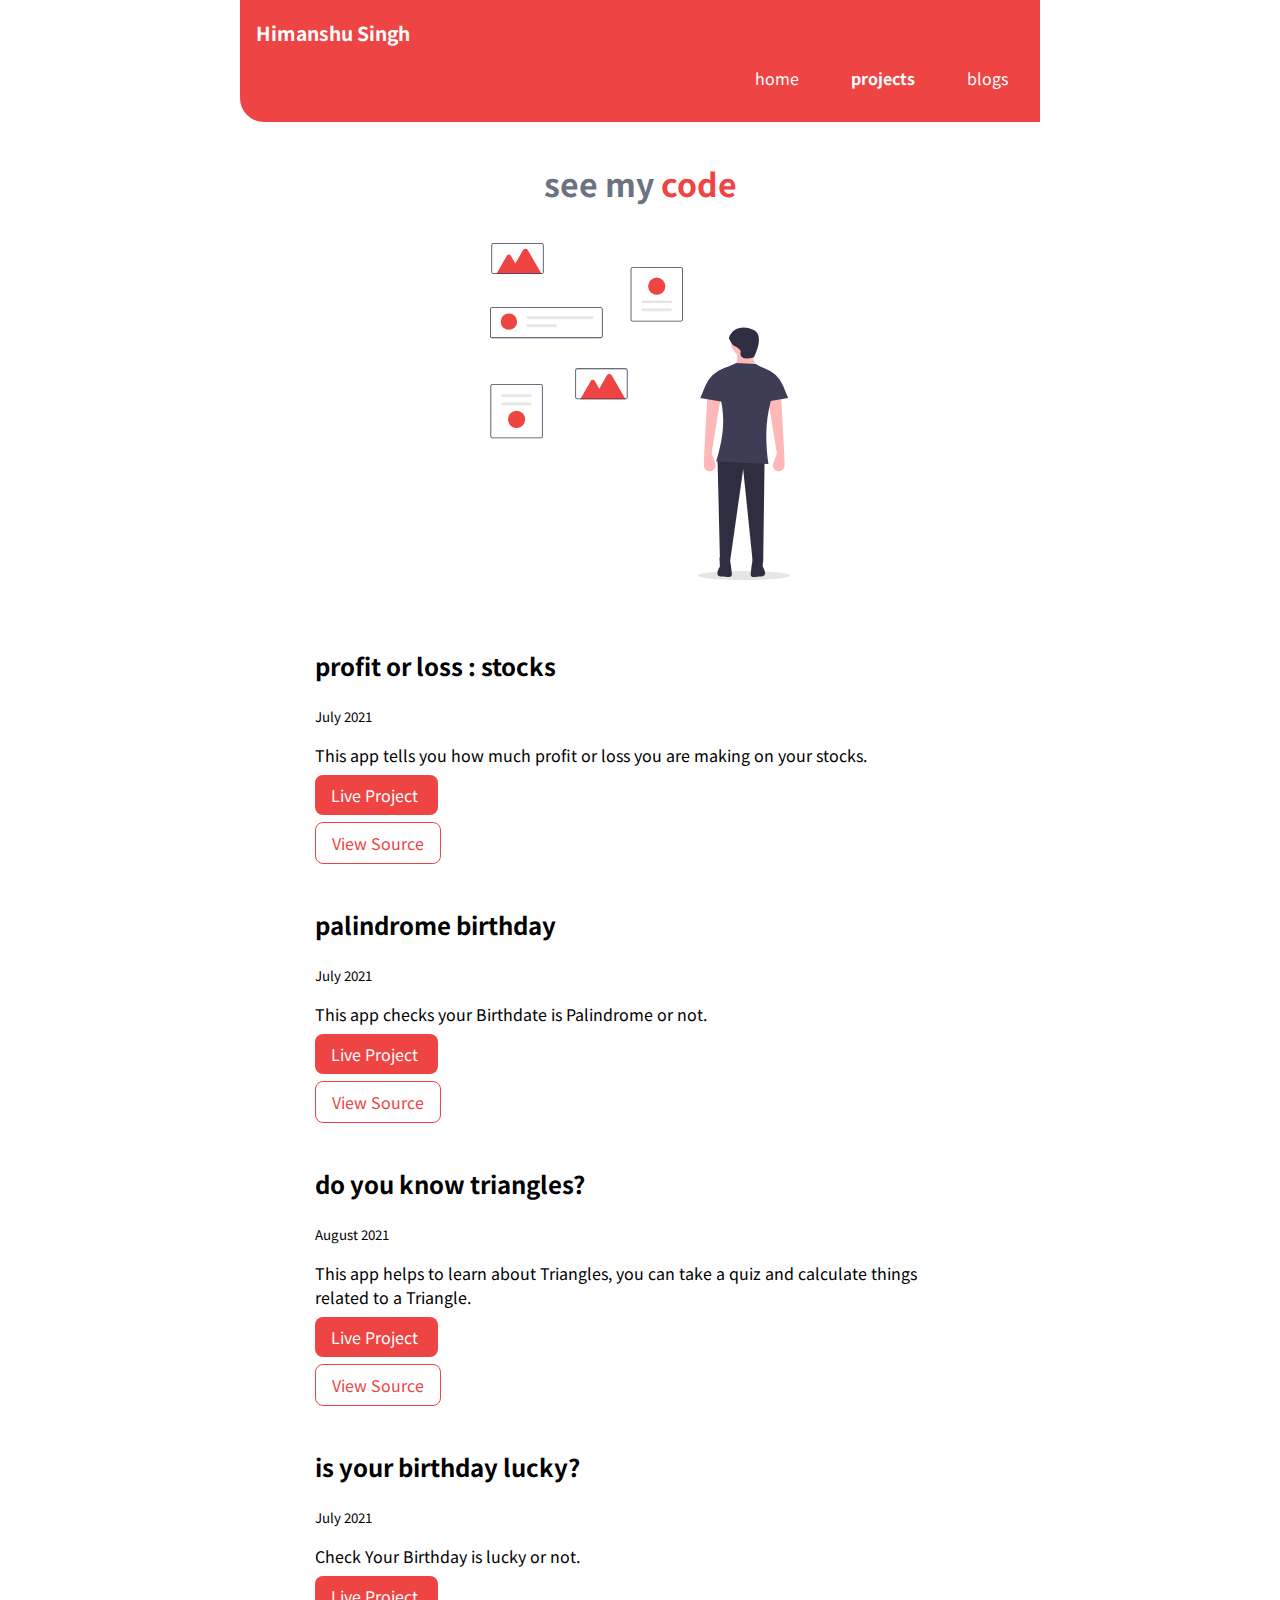
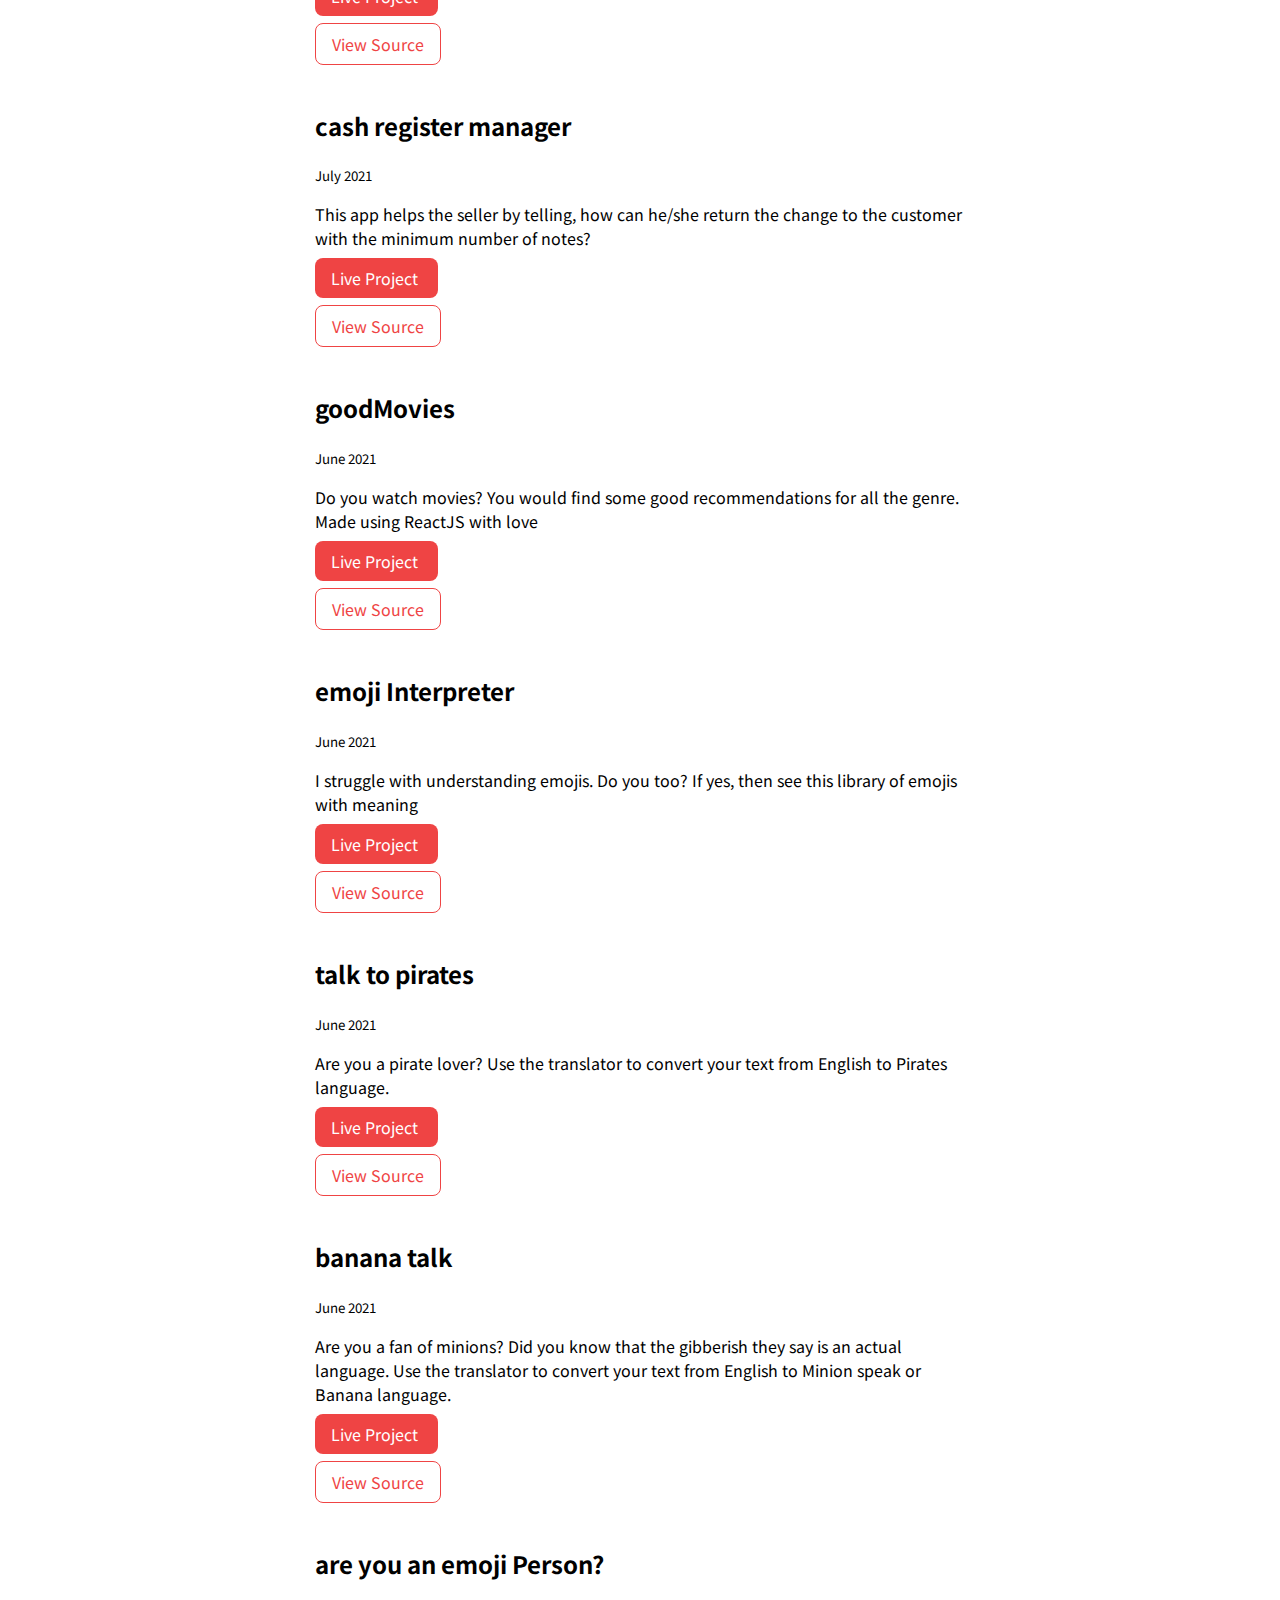
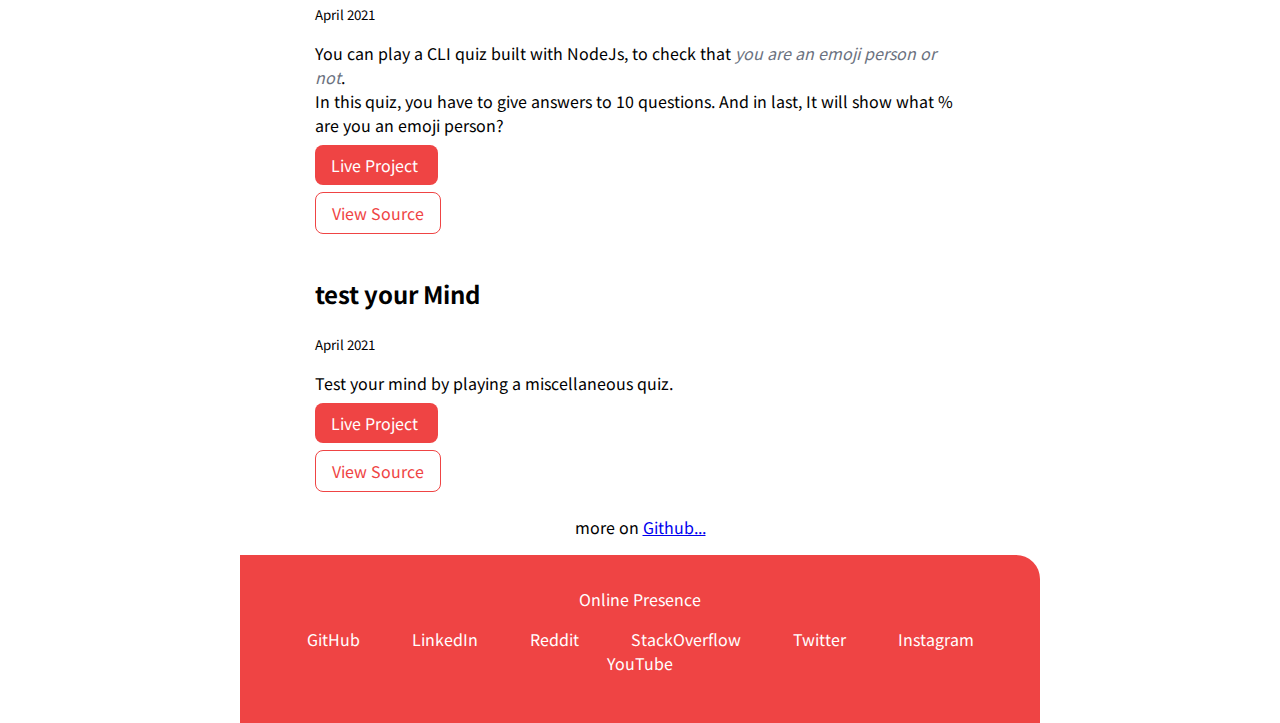
<file: projects.html>
<!DOCTYPE html>
<html lang="en">
  <head>
    <meta charset="UTF-8" />
    <meta http-equiv="X-UA-Compatible" content="IE=edge" />
    <meta name="viewport" content="width=device-width, initial-scale=1.0" />
    <link rel="stylesheet" href="style.css" />
    <title>👦 Himanshu Singh | projects</title>
  </head>
  <body>
    <div class="div-portfolio">
      <nav class="nav-bar container">
        <div class="nav-brand">Himanshu Singh</div>
        <ul class="list-non-bullet nav-pills">
          <li class="list-item-inline">
            <a class="link" href="index.html">home</a>
          </li>
          <li class="list-item-inline">
            <a class="link link-active" href="#">projects</a>
          </li>
          <li class="list-item-inline">
            <a class="link" href="blogs.html">blogs</a>
          </li>
        </ul>
      </nav>

      <header class="hero">
        <h1 class="hero-heading">see my <span class="span">code</span></h1>
        <img
          class="hero-img"
          src="Illustrations/projects.svg"
          alt="header-image"
        />
      </header>

      <ul class="list-non-bullet list-padding">
        <li>
          <div class="container container-center div-project">
            <h2>profit or loss : stocks</h2>
            <small>July 2021</small>
            <p>
              This app tells you how much profit or loss you are making on your
              stocks.
            </p>
            <div>
              <a
                target="_blank"
                class="link link-primary"
                href="https://profit-or-loss-stocks.netlify.app/"
                >Live Project&nbsp;</a
              >
            </div>
            <br />
            <div>
              <a
                target="_blank"
                class="link link-secondary"
                href="https://github.com/hsnice16/profit-or-loss-stocks"
                >View Source</a
              >
            </div>
          </div>
        </li>

        <li>
          <div class="container container-center div-project">
            <h2>palindrome birthday</h2>
            <small>July 2021</small>
            <p>This app checks your Birthdate is Palindrome or not.</p>
            <div>
              <a
                target="_blank"
                class="link link-primary"
                href="https://check-birthday-palindrome.netlify.app/"
                >Live Project&nbsp;</a
              >
            </div>
            <br />
            <div>
              <a
                target="_blank"
                class="link link-secondary"
                href="https://github.com/hsnice16/palindrome-birthday"
                >View Source</a
              >
            </div>
          </div>
        </li>

        <li>
          <div class="container container-center div-project">
            <h2>do you know triangles?</h2>
            <small>August 2021</small>
            <p>
              This app helps to learn about Triangles, you can take a quiz and
              calculate things related to a Triangle.
            </p>
            <div>
              <a
                target="_blank"
                class="link link-primary"
                href="https://knowtriangles.netlify.app/"
                >Live Project&nbsp;</a
              >
            </div>
            <br />
            <div>
              <a
                target="_blank"
                class="link link-secondary"
                href="https://github.com/hsnice16/do-you-know-triangles"
                >View Source</a
              >
            </div>
          </div>
        </li>

        <li>
          <div class="container container-center div-project">
            <h2>is your birthday lucky?</h2>
            <small>July 2021</small>
            <p>Check Your Birthday is lucky or not.</p>
            <div>
              <a
                target="_blank"
                class="link link-primary"
                href="https://check-your-birthday-luck.netlify.app/"
                >Live Project&nbsp;</a
              >
            </div>
            <br />
            <div>
              <a
                target="_blank"
                class="link link-secondary"
                href="https://github.com/hsnice16/is-your-birthday-lucky"
                >View Source</a
              >
            </div>
          </div>
        </li>

        <li>
          <div class="container container-center div-project">
            <h2>cash register manager</h2>
            <small>July 2021</small>
            <p>
              This app helps the seller by telling, how can he/she return the
              change to the customer with the minimum number of notes?
            </p>
            <div>
              <a
                target="_blank"
                class="link link-primary"
                href="https://manage-registered-cash.netlify.app/"
                >Live Project&nbsp;</a
              >
            </div>
            <br />
            <div>
              <a
                target="_blank"
                class="link link-secondary"
                href="https://github.com/hsnice16/cash-register-manager"
                >View Source</a
              >
            </div>
          </div>
        </li>

        <li>
          <div class="container container-center div-project">
            <h2>goodMovies</h2>
            <small>June 2021</small>
            <p>
              Do you watch movies? You would find some good recommendations for
              all the genre. Made using ReactJS with love
            </p>
            <div>
              <a
                target="_blank"
                class="link link-primary"
                href="https://good-movies.netlify.app/"
                >Live Project&nbsp;</a
              >
            </div>
            <br />
            <div>
              <a
                target="_blank"
                class="link link-secondary"
                href="https://github.com/hsnice16/goodMovies"
                >View Source</a
              >
            </div>
          </div>
        </li>

        <li>
          <div class="container container-center div-project">
            <h2>emoji Interpreter</h2>
            <small>June 2021</small>
            <p>
              I struggle with understanding emojis. Do you too? If yes, then see
              this library of emojis with meaning
            </p>
            <div>
              <a
                target="_blank"
                class="link link-primary"
                href="https://food-n-drink-emoji.netlify.app/"
                >Live Project&nbsp;</a
              >
            </div>
            <br />
            <div>
              <a
                target="_blank"
                class="link link-secondary"
                href="https://github.com/hsnice16/emoji-Interpreter"
                >View Source</a
              >
            </div>
          </div>
        </li>

        <li>
          <div class="container container-center div-project">
            <h2>talk to pirates</h2>
            <small>June 2021</small>
            <p>
              Are you a pirate lover? Use the translator to convert your text
              from English to Pirates language.
            </p>
            <div>
              <a
                target="_blank"
                class="link link-primary"
                href="https://talk-to-pirates.netlify.app/"
                >Live Project&nbsp;</a
              >
            </div>
            <br />
            <div>
              <a
                target="_blank"
                class="link link-secondary"
                href="https://github.com/hsnice16/talk-to-pirates"
                >View Source</a
              >
            </div>
          </div>
        </li>

        <li>
          <div class="container container-center div-project">
            <h2>banana talk</h2>
            <small>June 2021</small>
            <p>
              Are you a fan of minions? Did you know that the gibberish they say
              is an actual language. Use the translator to convert your text
              from English to Minion speak or Banana language.
            </p>
            <div>
              <a
                target="_blank"
                class="link link-primary"
                href="https://gibberish-talk.netlify.app/"
                >Live Project&nbsp;</a
              >
            </div>
            <br />
            <div>
              <a
                target="_blank"
                class="link link-secondary"
                href="https://github.com/hsnice16/banana-talk"
                >View Source</a
              >
            </div>
          </div>
        </li>

        <li>
          <div class="container container-center div-project">
            <h2>are you an emoji Person?</h2>
            <small>April 2021</small>
            <p>
              You can play a CLI quiz built with NodeJs, to check that
              <em>you are an emoji person or not</em>. <br />
              In this quiz, you have to give answers to 10 questions. And in
              last, It will show what % are you an emoji person?
            </p>
            <div>
              <a
                target="_blank"
                class="link link-primary"
                href="https://replit.com/@hsnice16/markTwo?embed=1&output=1&ref=hackernoon.com#index.js"
                >Live Project&nbsp;</a
              >
            </div>
            <br />
            <div>
              <a
                target="_blank"
                class="link link-secondary"
                href="https://github.com/hsnice16/CLI-app-Are-you-an-emoji-Person--"
                >View Source</a
              >
            </div>
          </div>
        </li>

        <li>
          <div class="container container-center div-project">
            <h2>test your Mind</h2>
            <small>April 2021</small>
            <p>Test your mind by playing a miscellaneous quiz.</p>
            <div>
              <a
                target="_blank"
                class="link link-primary"
                href="https://replit.com/@hsnice16/markOne?embed=1&output=1&ref=hackernoon.com#index.js"
                >Live Project&nbsp;</a
              >
            </div>
            <br />
            <div>
              <a
                target="_blank"
                class="link link-secondary"
                href="https://github.com/hsnice16/CLI-app-Test-Your-Mind"
                >View Source</a
              >
            </div>
          </div>
        </li>
      </ul>

      <div class="div-more-on">
        more on
        <a href="https://github.com/hsnice16" target="_blank">Github...</a>
      </div>

      <footer class="footer container">
        <div class="footer-header">Online Presence</div>

        <ul class="social-links list-non-bullet">
          <li class="list-item-inline">
            <a class="link" href="https://github.com/hsnice16" target="_blank"
              >GitHub</a
            >
          </li>
          <li class="list-item-inline">
            <a
              class="link"
              href="https://www.linkedin.com/in/hsnice16/"
              target="_blank"
              >LinkedIn</a
            >
          </li>
          <li class="list-item-inline">
            <a
              class="link"
              href="https://www.reddit.com/user/hsnice"
              target="_blank"
              >Reddit</a
            >
          </li>
          <li class="list-item-inline">
            <a
              class="link"
              href="https://stackoverflow.com/users/13823057/himanshu-singh"
              target="_blank"
            >
              StackOverflow</a
            >
          </li>
          <li class="list-item-inline">
            <a class="link" href="https://twitter.com/hsnice16" target="_blank"
              >Twitter</a
            >
          </li>
          <li class="list-item-inline">
            <a
              class="link"
              href="https://www.instagram.com/hsnice16/"
              target="_blank"
              >Instagram</a
            >
          </li>
          <li class="list-item-inline">
            <a
              class="link"
              href="https://www.youtube.com/channel/UC1j1TrFcvdHh5HcfFJiBuYQ"
              target="_blank"
              >YouTube</a
            >
          </li>
        </ul>
      </footer>
    </div>
  </body>
</html>
</file>
<file: style.css>
@import url("https://fonts.googleapis.com/css2?family=Noto+Sans+JP:wght@500&display=swap");

:root {
  --primary-color: #ef4444;
  --dark-gray: #6b7280;
  --off-white: #f3f4f6;
}

body {
  font-family: "Noto Sans JP", sans-serif;
  margin: 0;
  overflow-x: hidden !important;
}

.div-portfolio {
  max-width: 800px;
  margin: auto;
}

/* container */

.container {
  padding: 0rem 1rem;
}

.container-center {
  max-width: 650px;
  margin: auto;
}

/*  */

/* link */

.link {
  text-decoration: none;
  padding: 0.5rem 1rem;
}

.link-primary {
  background-color: var(--primary-color);
  color: white;
  border-radius: 0.5rem;
}

.link-secondary {
  color: var(--primary-color);
  border: 1px solid var(--primary-color);
  border-radius: 0.5rem;
}

/*  */

/* list */

.list-non-bullet {
  list-style: none;
}

.list-item-inline {
  display: inline;
  padding: 0rem 0.5rem;
}

.list-padding {
  padding: 0 0.5rem;
}

/*  */

/* header */

.hero-img {
  max-width: 300px;
  display: block;
  margin: auto;
  padding: 1rem 0;
}

.hero-heading {
  text-align: center;
  padding-top: 1rem;
  color: var(--dark-gray);
}

.hero-heading .span {
  color: var(--primary-color);
}

/*  */

/* navbar */

.nav-bar {
  background-color: var(--primary-color);
  color: white;
  padding: 1rem 0.5rem;
  border-bottom-left-radius: 1.5rem;
}

.nav-bar .nav-brand {
  font-weight: bold;
  font-size: 1.2rem;
  padding: 0.2rem 0.5rem;
}

.nav-bar .nav-pills {
  text-align: right;
}

.nav-pills .link {
  color: white;
}

.nav-bar .link-active {
  font-weight: bold;
}

/*  */

/* section */

.section {
  padding: 1rem;
}

.ow {
  background-color: var(--off-white);
}

.section-ow {
  padding: 2rem;
}

.section h2 {
  color: var(--dark-gray);
  font-weight: normal;
  font-size: 2.1rem;
}

.section p {
  font-size: 1.1rem;
}

.section p span {
  display: inline-block;
}

.section-about-me p .span-name {
  color: var(--primary-color);
}

.section-about-me p .namaste-span {
  font-size: 1.3rem;
  margin: 1rem 0;
}

:is(.section-technologies, .section-achievements) span {
  color: var(--dark-gray) !important;
}

.section-contact-me p img {
  vertical-align: bottom;
}

/*  */

/* footer */

.footer {
  background-color: var(--primary-color);
  padding: 2rem;
  text-align: center;
  color: white;
  border-top-right-radius: 1.5rem;
}

.footer .link {
  color: white;
}

.footer ul {
  padding-inline-start: 0px;
}

/*  */

/* project */

.div-project {
  padding: 1rem 0.5rem;
}

.div-project em {
  color: var(--dark-gray);
}

.div-more-on {
  text-align: center;
  margin: 1rem;
}

/*  */

/* blog */

.blog-img {
  max-width: 100%;
  display: block;
  margin: auto;
}

.blog-div-more-on {
  display: flex;
  justify-content: center;
  flex-direction: column;
  align-items: center;
}

.article-blog {
  padding: 2rem;
}

.article-blog span {
  color: var(--dark-gray);
}

.article-blog h4 {
  display: inline-block;
}

.article-blog blockquote {
  border-left: 3px solid var(--dark-gray);
  padding-left: 1rem;
  margin-inline-start: 0;
}

/*  */
</file>
